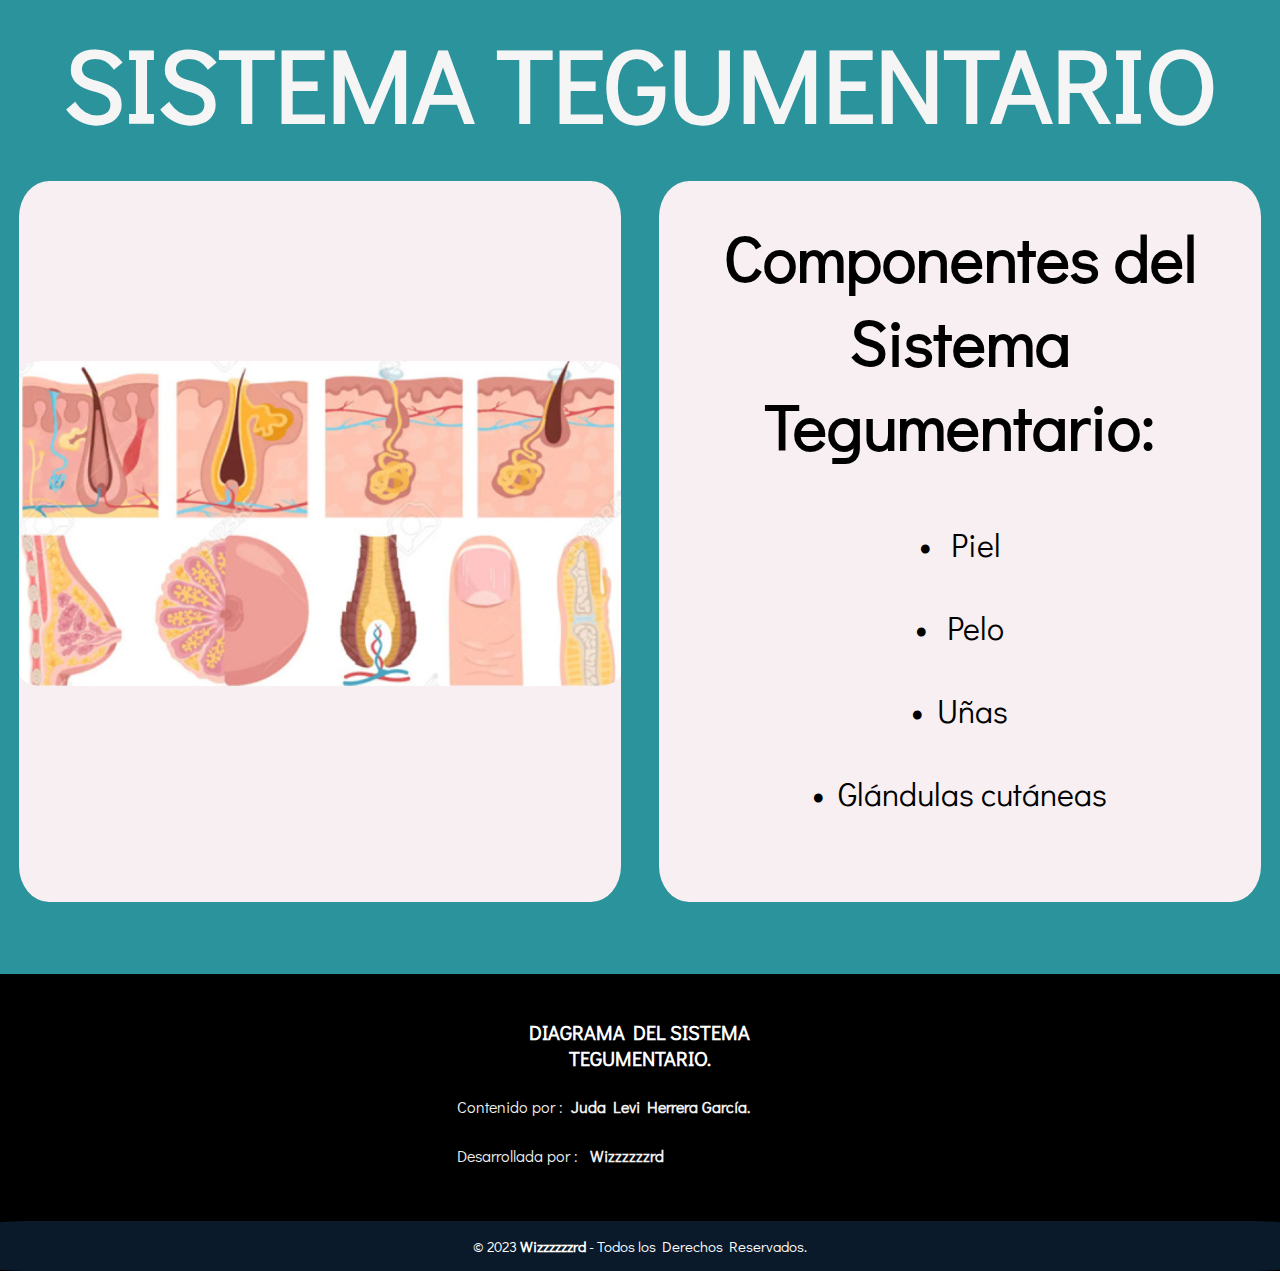
<file: juda-sistema-teguementario/index.html>
<!DOCTYPE html>
<html lang="en">
<head>
    <meta charset="UTF-8">
    <meta http-equiv="X-UA-Compatible" content="IE=edge">
    <meta name="viewport" content="width=device-width, initial-scale=1.0">
    <!-- LINK CSS INDEX -->
    <link rel="stylesheet" href="css/index.css">
    <!-- LINK API DE FUENTE GOOGLE -->
    <link rel="preconnect" href="https://fonts.googleapis.com">
    <link rel="preconnect" href="https://fonts.gstatic.com" crossorigin>
    <link href="https://fonts.googleapis.com/css2?family=Didact+Gothic&display=swap" rel="stylesheet">
    <title>Document</title>
</head>
<body>
    <!--SISTEMA NERVIOSO-->
    <h1 class="title-principal">SISTEMA TEGUMENTARIO</h1>
    <div class="contTwo" >
        <div class="boxTwo" style="background-color: #F7EFF2;">
                <figure class="cont-img" style="margin-top: 30%; margin-bottom: 30%;">
                    <img src="imagenes/teguementario.png" alt="">
                </figure>
                <br><br>
        </div>
        <div class="boxTwo" style="background-color:#F7EFF2;">
            <div class="cont-text"><br>
                <h2 class="title" style="font-size: 4rem;">Componentes del Sistema Tegumentario:</h2><br> 
                <br>
                <a href="piel.html"><p class="para" style="text-align: center; font-size: 2em;"><b>•</b>&nbsp;&nbsp;Piel</p></a><br>
                <a href="pelo.html"><p class="para" style="text-align: center; font-size: 2em;"><b>•</b>&nbsp;&nbsp;Pelo</p></a><br>
                <a href="unas.html"><p class="para" style="text-align: center; font-size: 2em;"><b>•</b>&nbsp;&nbsp;Uñas</p></a><br>
                <a href="glandulasCutaneas.html"><p class="para" style="text-align: center; font-size: 2em;"><b>•</b>&nbsp;&nbsp;Glándulas cutáneas</p></a><br>
            </div>
        </div>
    </div>

</body>
     <!-- FOOTER -->
     <br><br><br>
     <footer class="pie-pagina" id="pie" style="background-color: rgb(0, 0, 0);">
        <div class="grupo-1">
            <div class="box-footer">
             
            </div>
            <div class="box-footer">
                <h2 style="font-family: 'Didact Gothic', sans-serif;">DIAGRAMA DEL SISTEMA TEGUMENTARIO.</h2>
                <p style="font-family: 'Didact Gothic', sans-serif;" >Contenido por :&nbsp;&nbsp;<b>Juda Levi Herrera García.</b></p>
                <a href="https://www.instagram.com/wizzzzzzrd/?igshid=ZDdkNTZiNTM%3D">
                  <p style="font-family: 'Didact Gothic', sans-serif;">Desarrollada por :&nbsp;&nbsp;<b><i class="fa-solid fa-microchip"></i>&nbsp;Wizzzzzzrd</b></p>
                </a>
            </div>
        </div>
        <div class="grupo-2">
            <small>&copy; 2023 <b>Wizzzzzzrd</b> - Todos los Derechos Reservados.</small>
        </div>
    </footer>
    
    <!-- ESTILOS AGREGADOS -->
    <style>
        a{
            text-decoration:none;            
        }
    </style>
    <div id="pie"></div>
</html>
    
</body>
</html>
</file>
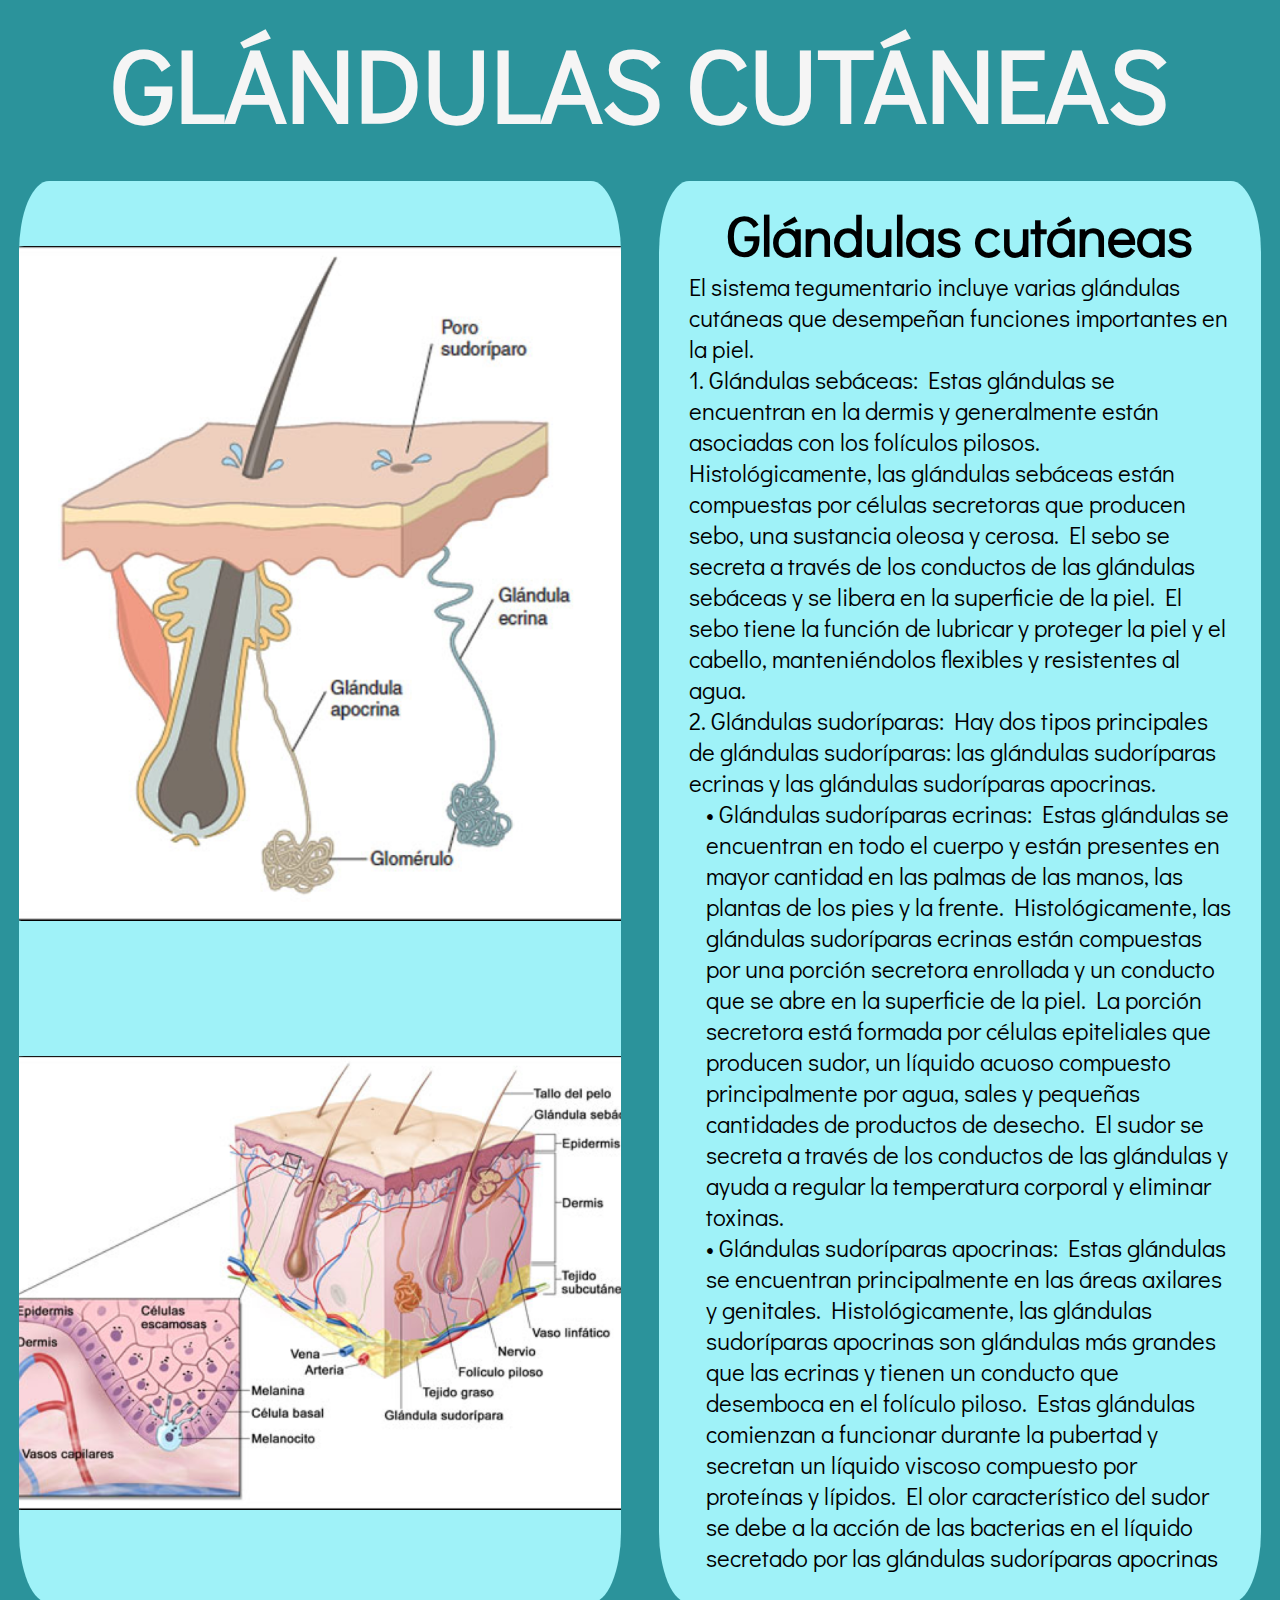
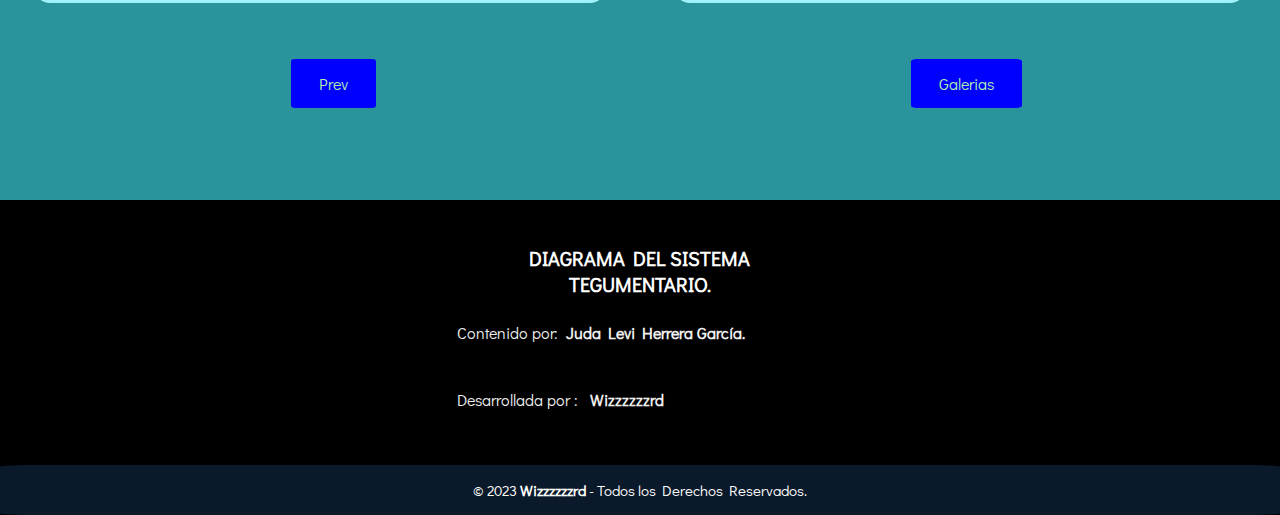
<file: juda-sistema-teguementario/glandulasCutaneas.html>
<!DOCTYPE html>
<html lang="en">
<head>
    <meta charset="UTF-8">
    <meta http-equiv="X-UA-Compatible" content="IE=edge">
    <meta name="viewport" content="width=device-width, initial-scale=1.0">
     <!-- LINK CSS INDEX -->
     <link rel="stylesheet" href="css/index.css">
     <!-- LINK API DE FUENTE GOOGLE -->
     <link rel="preconnect" href="https://fonts.googleapis.com">
     <link rel="preconnect" href="https://fonts.gstatic.com" crossorigin>
     <link href="https://fonts.googleapis.com/css2?family=Didact+Gothic&display=swap" rel="stylesheet">
    <title>Document</title>
</head>
<body>
    <!--GLANDULAS CUTANEAS-->
    <h1 class="title-principal">GLÁNDULAS CUTÁNEAS</h1>
    <div class="contTwo">
        <div class="boxTwo" style="background-color: #9FF2F8;">
            <figure class="cont-img">
		<a href="glandulasCutaneasGaleria.html">
                <img src="imagenes/glandulasCuteanas2/11.png" alt="" style="margin-top: 10%; margin-bottom: 10%">
		</a>
            </figure>
            <figure class="cont-img">
                <a href="glandulasCutaneasGaleria.html">
                        <img src="imagenes/glandulasCuteanas2/22.png" alt="" style="margin-top: 10%; margin-bottom: 10%">
                </a>
                    </figure>
        </div>
        <div class="boxTwo" style="background-color: #9FF2F8;">
            <div class="cont-text">
                <h2 class="title">Glándulas cutáneas</h2>
                <p class="para">El sistema tegumentario incluye varias glándulas cutáneas que desempeñan funciones importantes en la piel.</p>
                <p class="para">1.	Glándulas sebáceas: Estas glándulas se encuentran en la dermis y generalmente están asociadas con los folículos pilosos. Histológicamente, las glándulas sebáceas están compuestas por células secretoras que producen sebo, una sustancia oleosa y cerosa. El sebo se secreta a través de los conductos de las glándulas sebáceas y se libera en la superficie de la piel. El sebo tiene la función de lubricar y proteger la piel y el cabello, manteniéndolos flexibles y resistentes al agua.</p>
                <p class="para">2.	Glándulas sudoríparas: Hay dos tipos principales de glándulas sudoríparas: las glándulas sudoríparas ecrinas y las glándulas sudoríparas apocrinas.</p>
                <p class="para" style="margin-left: 3%;">• Glándulas sudoríparas ecrinas: Estas glándulas se encuentran en todo el cuerpo y están presentes en mayor cantidad en las palmas de las manos, las plantas de los pies y la frente. Histológicamente, las glándulas sudoríparas ecrinas están compuestas por una porción secretora enrollada y un conducto que se abre en la superficie de la piel. La porción secretora está formada por células epiteliales que producen sudor, un líquido acuoso compuesto principalmente por agua, sales y pequeñas cantidades de productos de desecho. El sudor se secreta a través de los conductos de las glándulas y ayuda a regular la temperatura corporal y eliminar toxinas.</p>
                <p class="para" style="margin-left: 3%;">• Glándulas sudoríparas apocrinas: Estas glándulas se encuentran principalmente en las áreas axilares y genitales. Histológicamente, las glándulas sudoríparas apocrinas son glándulas más grandes que las ecrinas y tienen un conducto que desemboca en el folículo piloso. Estas glándulas comienzan a funcionar durante la pubertad y secretan un líquido viscoso compuesto por proteínas y lípidos. El olor característico del sudor se debe a la acción de las bacterias en el líquido secretado por las glándulas sudoríparas apocrinas</p>
            </div>
        </div>
    </div>    
</body>
 <!--BOTONES-->
 <div class="contOne" style="background-color: #2B939B">
    <div class="boxOne">
        <div class="contTwo">
            <div class="boxTwo" style="background-color: #2B939B">
                <div class="button" style="background-color: #2B939B">
                    <li><a href="index.html">Prev</a>
                </div>
            </div>
            <div class="boxTwo" style="background-color: #2B939B">
                <div class="button" style="background-color: #2B939B">
                    <li><a href="pielGaleria.html">Galerias</a>
                </div>
            </div>
        </div>
    </div>
</div>
 <!-- FOOTER -->
 <br><br><br>
 <footer class="pie-pagina" id="pie" style="background-color: rgb(0, 0, 0);">
    <div class="grupo-1">
        <div class="box-footer">
         
        </div>
        <div class="box-footer">
            <h2 style="font-family: 'Didact Gothic', sans-serif;">DIAGRAMA DEL SISTEMA TEGUMENTARIO.</h2>
            <p style="font-family: 'Didact Gothic', sans-serif;" >Contenido por:&nbsp;&nbsp;<b>Juda Levi Herrera García.</b></p>
            <br>
            <a href="https://www.instagram.com/wizzzzzzrd/?igshid=ZDdkNTZiNTM%3D">
              <p style="font-family: 'Didact Gothic', sans-serif;">Desarrollada por :&nbsp;&nbsp;<b><i class="fa-solid fa-microchip"></i>&nbsp;Wizzzzzzrd</b></p>
            </a>
        </div>
    </div>
    <div class="grupo-2">
        <small>&copy; 2023 <b>Wizzzzzzrd</b> - Todos los Derechos Reservados.</small>
    </div>
</footer>

<!-- ESTILOS AGREGADOS -->
<style>
    a{
        text-decoration:none;            
    }
</style>
<div id="pie"></div>
</html>
</file>
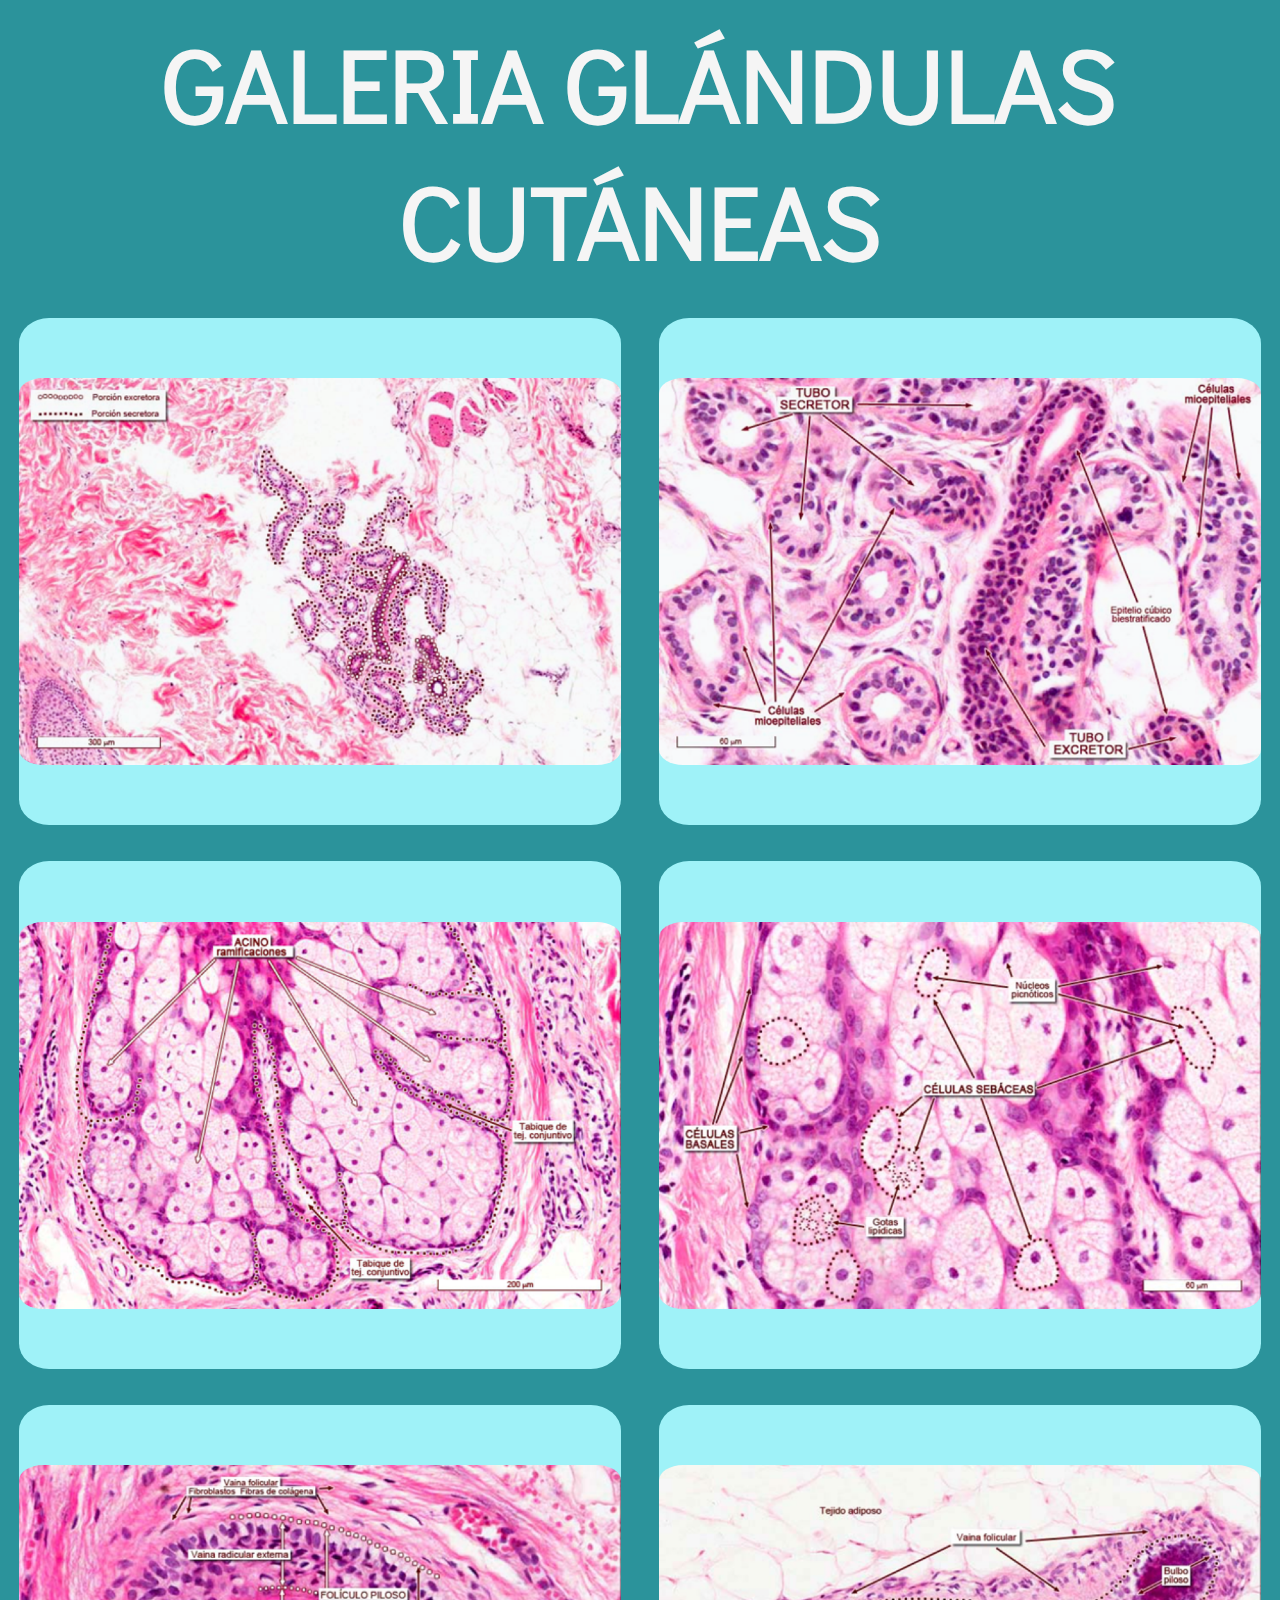
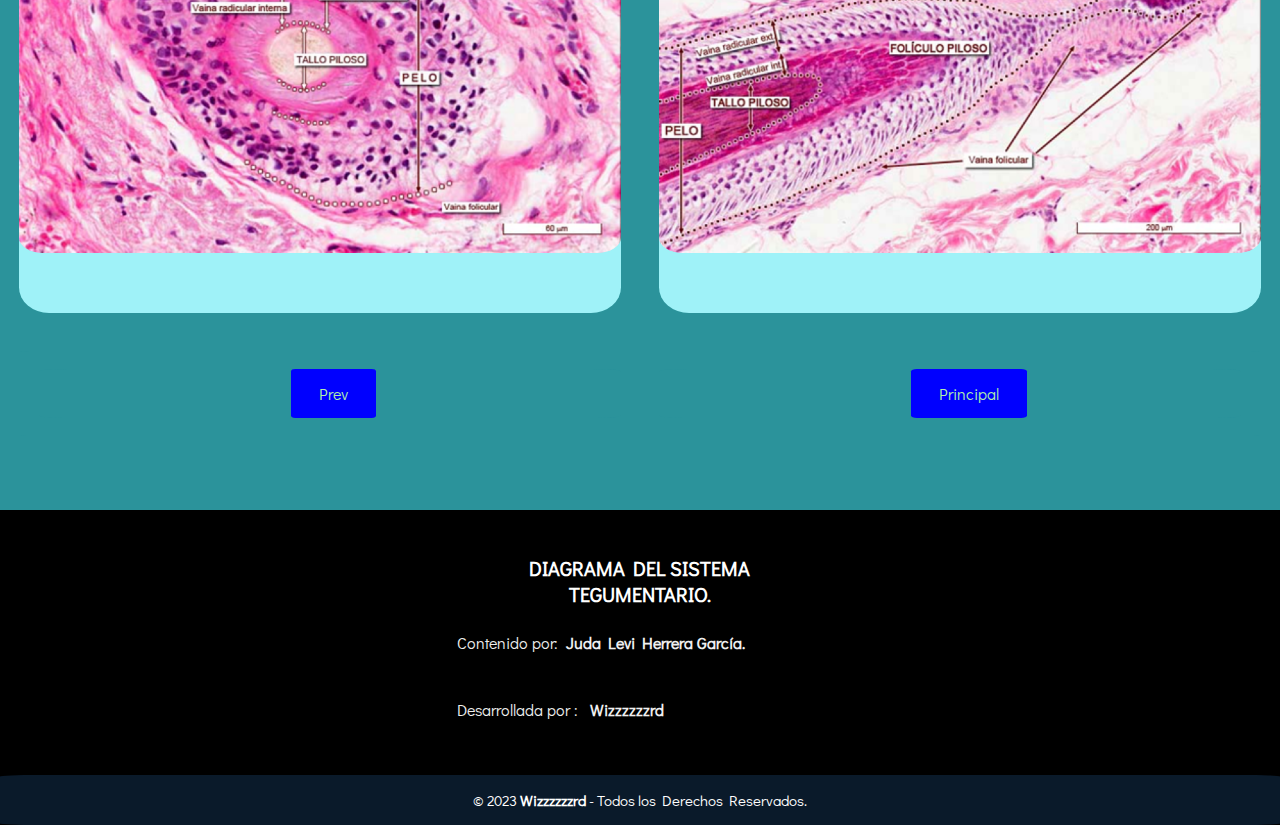
<file: juda-sistema-teguementario/glandulasCutaneasGaleria.html>
<!DOCTYPE html>
<html lang="en">
<head>
    <meta charset="UTF-8">
    <meta http-equiv="X-UA-Compatible" content="IE=edge">
    <meta name="viewport" content="width=device-width, initial-scale=1.0">
    <!-- LINK CSS INDEX -->
    <link rel="stylesheet" href="css/index.css">
    <!-- LINK API DE FUENTE GOOGLE -->
    <link rel="preconnect" href="https://fonts.googleapis.com">
    <link rel="preconnect" href="https://fonts.gstatic.com" crossorigin>
    <link href="https://fonts.googleapis.com/css2?family=Didact+Gothic&display=swap" rel="stylesheet">
    <title>Document</title>
</head>
<body>
    <!--GALERIA PIEL-->
    <h1 class="title-principal">GALERIA GLÁNDULAS CUTÁNEAS</h1>
    <div class="contTwo">
        <div class="boxTwo">
            <figure class="cont-img" style="background-color: #9FF2F8;">
                <img src="imagenes/glandulasCutaneasGaleria/11.png" alt="" style="margin-top: 10%; margin-bottom: 10%">
            </figure>
        </div>
        <div class="boxTwo">
            <figure class="cont-img" style="background-color: #9FF2F8;">
                <img src="imagenes/glandulasCutaneasGaleria/22.png" alt="" style="margin-top: 10%; margin-bottom: 10%">
            </figure>
        </div>
        <div class="boxTwo">
            <figure class="cont-img" style="background-color: #9FF2F8;">
                <img src="imagenes/glandulasCutaneasGaleria/33.png" alt="" style="margin-top: 10%; margin-bottom: 10%">
            </figure>
        </div>
        <div class="boxTwo">
            <figure class="cont-img" style="background-color: #9FF2F8;">
                <img src="imagenes/glandulasCutaneasGaleria/44.png" alt="" style="margin-top: 10%; margin-bottom: 10%">
            </figure>
        </div>
        <div class="boxTwo">
            <figure class="cont-img" style="background-color: #9FF2F8;">
                <img src="imagenes/glandulasCutaneasGaleria/55.png" alt="" style="margin-top: 10%; margin-bottom: 10%">
            </figure>
        </div>
        <div class="boxTwo">
            <figure class="cont-img" style="background-color: #9FF2F8;">
                <img src="imagenes/glandulasCutaneasGaleria/66.png" alt="" style="margin-top: 10%; margin-bottom: 10%">
            </figure>
        </div>
</div>
 <!--BOTONES-->
 <div class="contOne" style="background-color: #2B939B">
    <div class="boxOne">
        <div class="contTwo">
            <div class="boxTwo" style="background-color: #2B939B">
                <div class="button" style="background-color: #2B939B">
                    <li><a href="glandulasCutaneas.html">Prev</a>
                </div>
            </div>
            <div class="boxTwo" style="background-color: #2B939B">
                <div class="button" style="background-color: #2B939B">
                    <li><a href="index.html">Principal</a>
                </div>
            </div>
        </div>
    </div>
</div>
    
</body>
 <!-- FOOTER -->
 <br><br><br>
 <footer class="pie-pagina" id="pie" style="background-color: rgb(0, 0, 0);">
    <div class="grupo-1">
        <div class="box-footer">
         
        </div>
        <div class="box-footer">
            <h2 style="font-family: 'Didact Gothic', sans-serif;">DIAGRAMA DEL SISTEMA TEGUMENTARIO.</h2>
            <p style="font-family: 'Didact Gothic', sans-serif;" >Contenido por:&nbsp;&nbsp;<b>Juda Levi Herrera García.</b></p>
            <br>
            <a href="https://www.instagram.com/wizzzzzzrd/?igshid=ZDdkNTZiNTM%3D">
              <p style="font-family: 'Didact Gothic', sans-serif;">Desarrollada por :&nbsp;&nbsp;<b><i class="fa-solid fa-microchip"></i>&nbsp;Wizzzzzzrd</b></p>
            </a>
        </div>
    </div>
    <div class="grupo-2">
        <small>&copy; 2023 <b>Wizzzzzzrd</b> - Todos los Derechos Reservados.</small>
    </div>
</footer>

<!-- ESTILOS AGREGADOS -->
<style>
    a{
        text-decoration:none;            
    }
</style>
<div id="pie"></div>
</html>
</file>
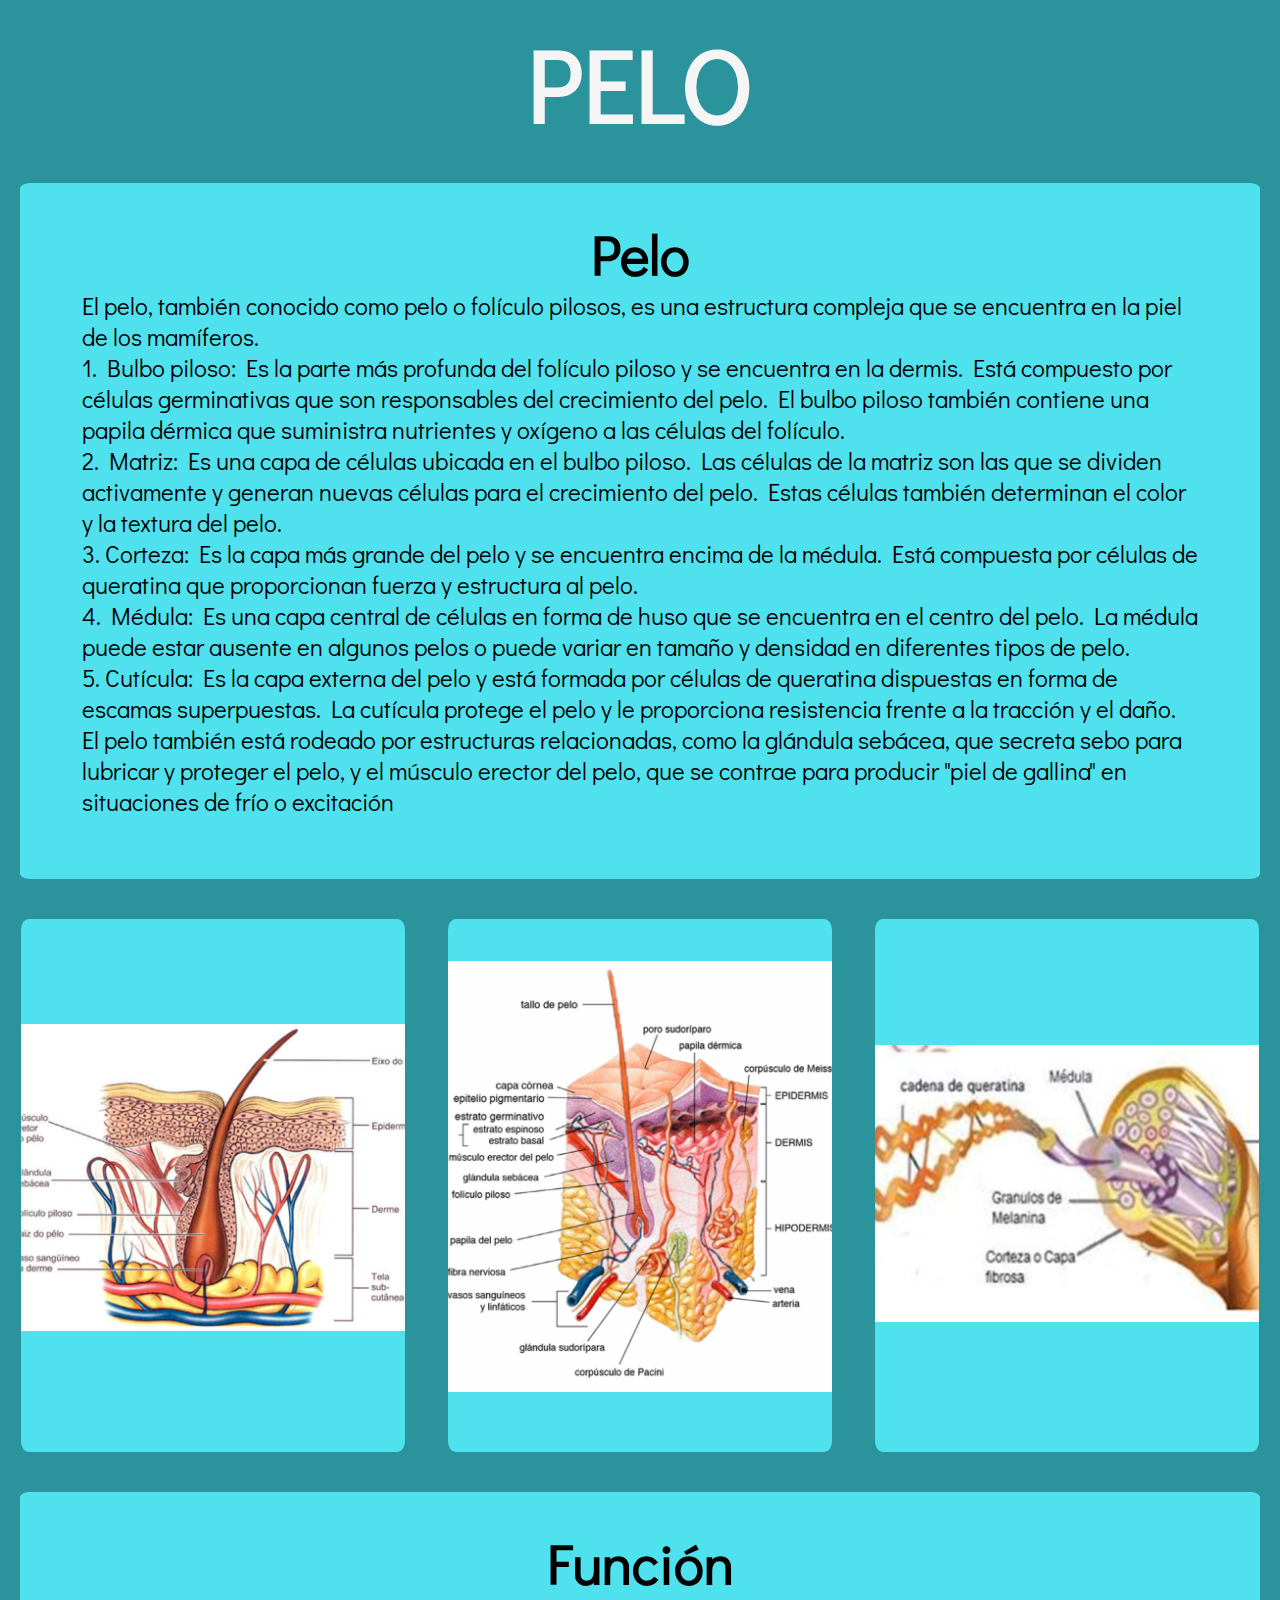
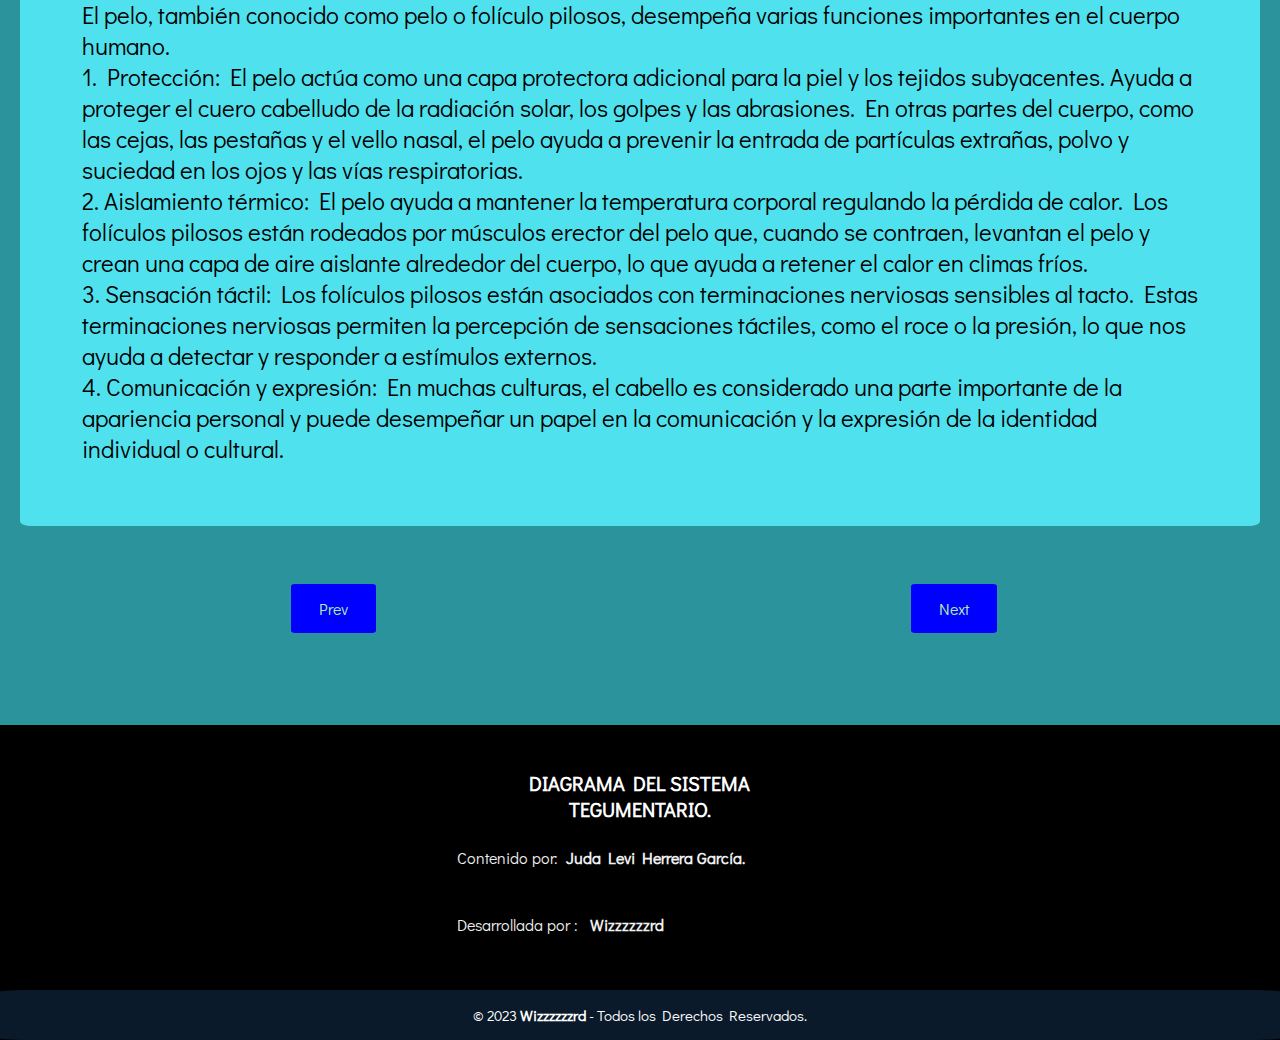
<file: juda-sistema-teguementario/pelo.html>
<!DOCTYPE html>
<html lang="en">
<head>
    <meta charset="UTF-8">
    <meta http-equiv="X-UA-Compatible" content="IE=edge">
    <meta name="viewport" content="width=device-width, initial-scale=1.0">
    <!-- LINK CSS INDEX -->
    <link rel="stylesheet" href="css/index.css">
    <!-- LINK API DE FUENTE GOOGLE -->
    <link rel="preconnect" href="https://fonts.googleapis.com">
    <link rel="preconnect" href="https://fonts.gstatic.com" crossorigin>
    <link href="https://fonts.googleapis.com/css2?family=Didact+Gothic&display=swap" rel="stylesheet">
    <title>Document</title>
</head>
<body>
    <!--PELO-->
    <h1 class="title-principal">PELO</h1>
<div class="contOne" style="margin-top: 0%;">
        <div class="boxOne" style="background-color: #4FE2EE;">
            <div class="cont-text">
                <h2 class="title">Pelo</h2>
                <p class="para">El pelo, también conocido como pelo o folículo pilosos, es una estructura compleja que se encuentra en la piel de los mamíferos.</p>
                <p class="para">1.	Bulbo piloso: Es la parte más profunda del folículo piloso y se encuentra en la dermis. Está compuesto por células germinativas que son responsables del crecimiento del pelo. El bulbo piloso también contiene una papila dérmica que suministra nutrientes y oxígeno a las células del folículo.</p>
                <p class="para">2.	Matriz: Es una capa de células ubicada en el bulbo piloso. Las células de la matriz son las que se dividen activamente y generan nuevas células para el crecimiento del pelo. Estas células también determinan el color y la textura del pelo.</p>
                <p class="para">3.	Corteza: Es la capa más grande del pelo y se encuentra encima de la médula. Está compuesta por células de queratina que proporcionan fuerza y estructura al pelo.</p>
                <p class="para">4.	Médula: Es una capa central de células en forma de huso que se encuentra en el centro del pelo. La médula puede estar ausente en algunos pelos o puede variar en tamaño y densidad en diferentes tipos de pelo.</p>
                <p class="para">5.	Cutícula: Es la capa externa del pelo y está formada por células de queratina dispuestas en forma de escamas superpuestas. La cutícula protege el pelo y le proporciona resistencia frente a la tracción y el daño.</p>
                <p class="para">El pelo también está rodeado por estructuras relacionadas, como la glándula sebácea, que secreta sebo para lubricar y proteger el pelo, y el músculo erector del pelo, que se contrae para producir "piel de gallina" en situaciones de frío o excitación</p>
            </div>
        </div>
    </div>
    <div class="contThree">
        <div class="boxThree" style="background-color: #4FE2EE;">
            <figure class="cont-img">
		<a href="peloGaleria.html">
                <img src="imagenes/pelo3/11.png" alt="" style="margin-top: 25%;  margin-bottom: 25%;">
		</a>
            </figure>
        </div>
        <div class="boxThree" style="background-color: #4FE2EE;">
            <figure class="cont-img">
		<a href="peloGaleria.html">
                <img src="imagenes/pelo3/33.png" alt="" style="margin-top: 10%;  margin-bottom: 10%;">
		</a>
            </figure>
        </div>
        <div class="boxThree" style="background-color: #4FE2EE;">
            <figure class="cont-img">	
		<a href="peloGaleria.html">
                <img src="imagenes/pelo3/22.png" alt="" style="margin-top: 30%;  margin-bottom: 30%;">
		</a>
            </figure>
        </div>
    </div>  
    <div class="contOne">
        <div class="boxOne" style="background-color: #4FE2EE;">
            <div class="cont-text">
                <h2 class="title">Función</h2>
                <p class="para">El pelo, también conocido como pelo o folículo pilosos, desempeña varias funciones importantes en el cuerpo humano.</p>
                <p class="para">1.	Protección: El pelo actúa como una capa protectora adicional para la piel y los tejidos subyacentes. Ayuda a proteger el cuero cabelludo de la radiación solar, los golpes y las abrasiones. En otras partes del cuerpo, como las cejas, las pestañas y el vello nasal, el pelo ayuda a prevenir la entrada de partículas extrañas, polvo y suciedad en los ojos y las vías respiratorias.</p>
                <p class="para">2.	Aislamiento térmico: El pelo ayuda a mantener la temperatura corporal regulando la pérdida de calor. Los folículos pilosos están rodeados por músculos erector del pelo que, cuando se contraen, levantan el pelo y crean una capa de aire aislante alrededor del cuerpo, lo que ayuda a retener el calor en climas fríos.</p>
                <p class="para">3.	Sensación táctil: Los folículos pilosos están asociados con terminaciones nerviosas sensibles al tacto. Estas terminaciones nerviosas permiten la percepción de sensaciones táctiles, como el roce o la presión, lo que nos ayuda a detectar y responder a estímulos externos.</p>
		        <p class="para">4.	Comunicación y expresión: En muchas culturas, el cabello es considerado una parte importante de la apariencia personal y puede desempeñar un papel en la comunicación y la expresión de la identidad individual o cultural.
            </p>
            </div>
        </div> 
    </div> 
       <!--BOTONES-->
       <div class="contOne" style="background-color: #2B939B">
        <div class="boxOne">
            <div class="contTwo">
                <div class="boxTwo" style="background-color: #2B939B">
                    <div class="button" style="background-color: #2B939B">
                        <li><a href="index.html">Prev</a>
                    </div>
                </div>
                <div class="boxTwo" style="background-color: #2B939B">
                    <div class="button" style="background-color: #2B939B">
                        <li><a href="unas.html">Next</a>
                    </div>
                </div>
            </div>
        </div>
    </div>
    
</body>
<!-- FOOTER -->
<br><br><br>
<footer class="pie-pagina" id="pie" style="background-color: rgb(0, 0, 0);">
   <div class="grupo-1">
       <div class="box-footer">
        
       </div>
       <div class="box-footer">
           <h2 style="font-family: 'Didact Gothic', sans-serif;">DIAGRAMA DEL SISTEMA TEGUMENTARIO.</h2>
           <p style="font-family: 'Didact Gothic', sans-serif;" >Contenido por:&nbsp;&nbsp;<b>Juda Levi Herrera García.</b></p>
           <br>
           <a href="https://www.instagram.com/wizzzzzzrd/?igshid=ZDdkNTZiNTM%3D">
             <p style="font-family: 'Didact Gothic', sans-serif;">Desarrollada por :&nbsp;&nbsp;<b><i class="fa-solid fa-microchip"></i>&nbsp;Wizzzzzzrd</b></p>
           </a>
       </div>
   </div>
   <div class="grupo-2">
       <small>&copy; 2023 <b>Wizzzzzzrd</b> - Todos los Derechos Reservados.</small>
   </div>
</footer>

<!-- ESTILOS AGREGADOS -->
<style>
   a{
       text-decoration:none;            
   }
</style>
<div id="pie"></div>
</html>
</file>
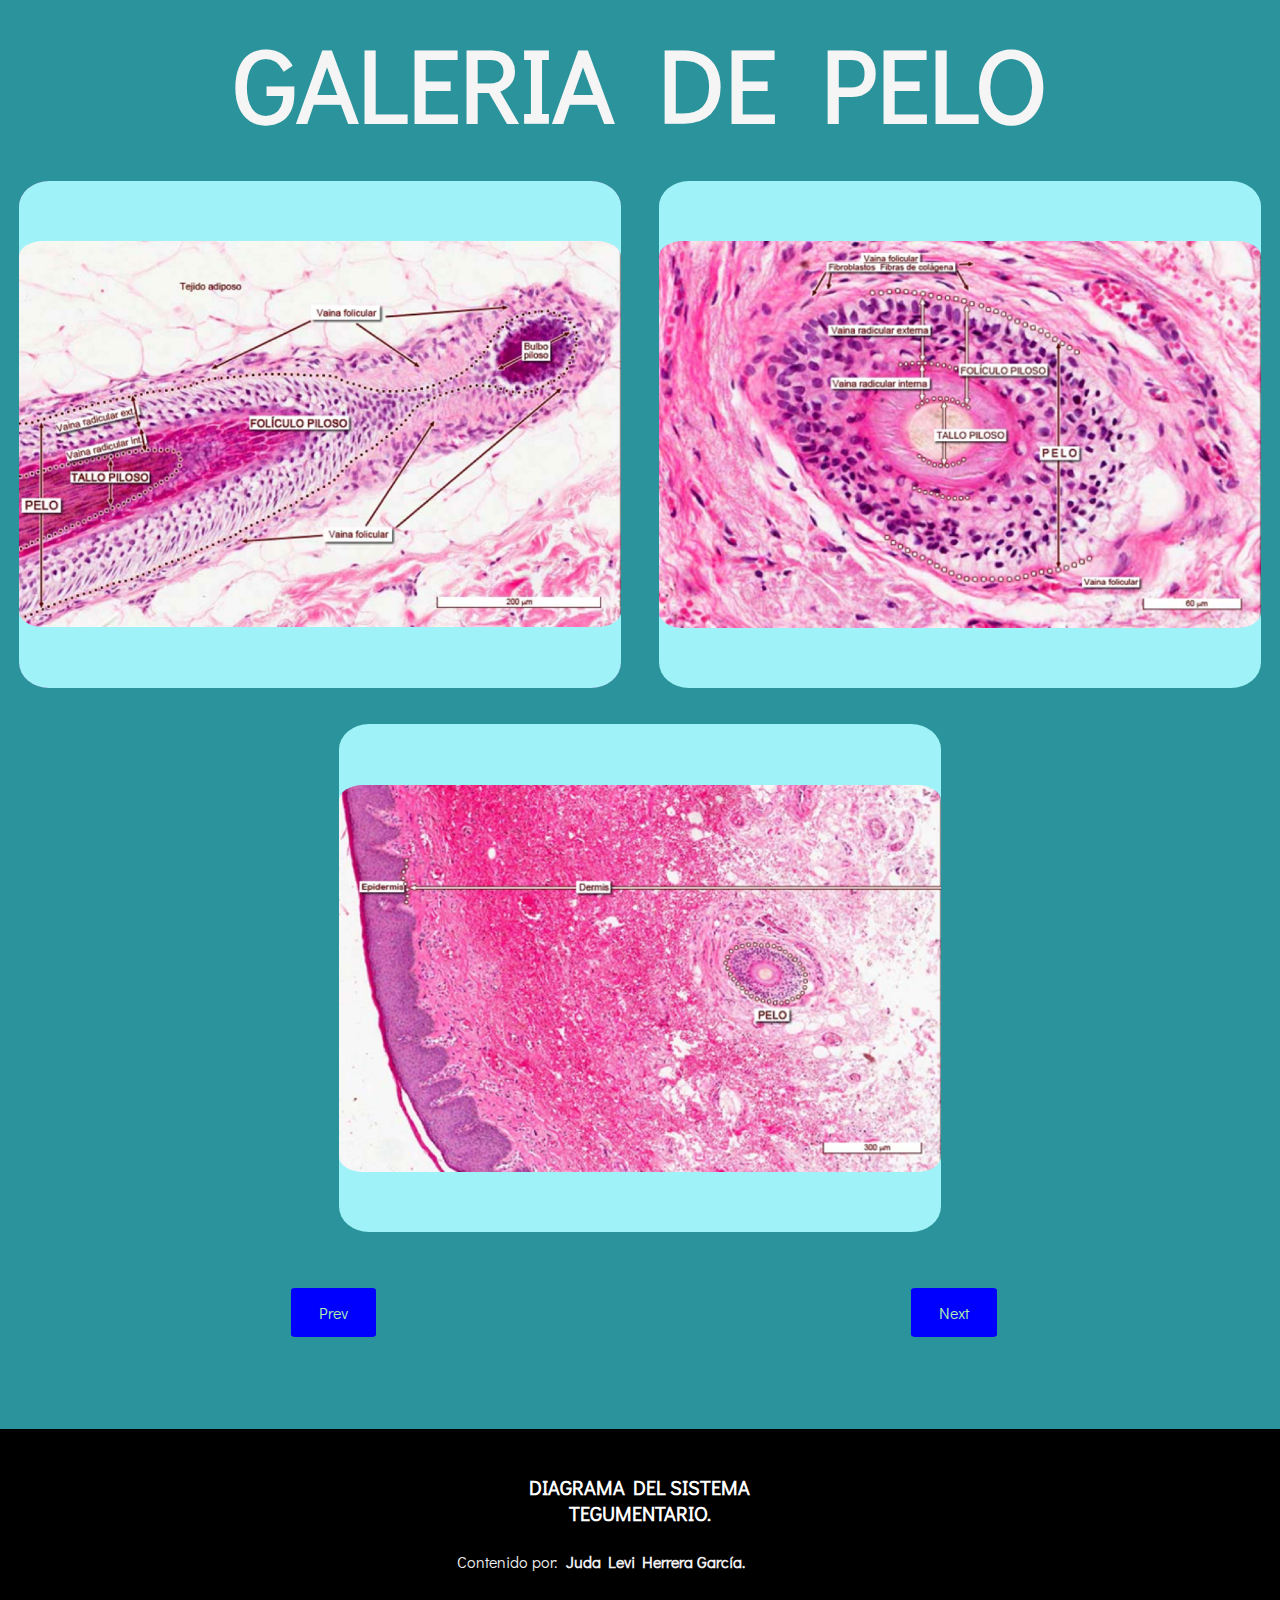
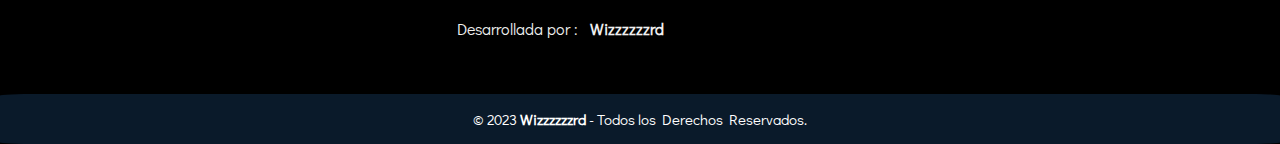
<file: juda-sistema-teguementario/peloGaleria.html>
<!DOCTYPE html>
<html lang="en">
<head>
    <meta charset="UTF-8">
    <meta http-equiv="X-UA-Compatible" content="IE=edge">
    <meta name="viewport" content="width=device-width, initial-scale=1.0">
    <!-- LINK CSS INDEX -->
    <link rel="stylesheet" href="css/index.css">
    <!-- LINK API DE FUENTE GOOGLE -->
    <link rel="preconnect" href="https://fonts.googleapis.com">
    <link rel="preconnect" href="https://fonts.gstatic.com" crossorigin>
    <link href="https://fonts.googleapis.com/css2?family=Didact+Gothic&display=swap" rel="stylesheet">
    <title>Document</title>
</head>
<body>
    <!--GALERIA PIEL-->
    <h1 class="title-principal">GALERIA DE PELO</h1>
    <div class="contTwo">
        <div class="boxTwo">
            <figure class="cont-img" style="background-color: #9FF2F8;">
                <img src="imagenes/peloGaleria/11.png" alt="" style="margin-top: 10%; margin-bottom: 10%">
            </figure>
        </div>
        <div class="boxTwo">
            <figure class="cont-img" style="background-color: #9FF2F8;">
                <img src="imagenes/peloGaleria/22.png" alt="" style="margin-top: 10%; margin-bottom: 10%">
            </figure>
        </div>
        <div class="boxTwo">
            <figure class="cont-img" style="background-color: #9FF2F8;">
                <img src="imagenes/peloGaleria/33.png" alt="" style="margin-top: 10%; margin-bottom: 10%">
            </figure>
        </div>
</div>
 <!--BOTONES-->
 <div class="contOne" style="background-color: #2B939B">
    <div class="boxOne">
        <div class="contTwo">
            <div class="boxTwo" style="background-color: #2B939B">
                <div class="button" style="background-color: #2B939B">
                    <li><a href="pelo.html">Prev</a>
                </div>
            </div>
            <div class="boxTwo" style="background-color: #2B939B">
                <div class="button" style="background-color: #2B939B">
                    <li><a href="glandulasCutaneasGaleria.html">Next</a>
                </div>
            </div>
        </div>
    </div>
</div>
    
</body>
 <!-- FOOTER -->
 <br><br><br>
 <footer class="pie-pagina" id="pie" style="background-color: rgb(0, 0, 0);">
    <div class="grupo-1">
        <div class="box-footer">
         
        </div>
        <div class="box-footer">
            <h2 style="font-family: 'Didact Gothic', sans-serif;">DIAGRAMA DEL SISTEMA TEGUMENTARIO.</h2>
            <p style="font-family: 'Didact Gothic', sans-serif;" >Contenido por:&nbsp;&nbsp;<b>Juda Levi Herrera García.</b></p>
            <br>
            <a href="https://www.instagram.com/wizzzzzzrd/?igshid=ZDdkNTZiNTM%3D">
              <p style="font-family: 'Didact Gothic', sans-serif;">Desarrollada por :&nbsp;&nbsp;<b><i class="fa-solid fa-microchip"></i>&nbsp;Wizzzzzzrd</b></p>
            </a>
        </div>
    </div>
    <div class="grupo-2">
        <small>&copy; 2023 <b>Wizzzzzzrd</b> - Todos los Derechos Reservados.</small>
    </div>
</footer>

<!-- ESTILOS AGREGADOS -->
<style>
    a{
        text-decoration:none;            
    }
</style>
<div id="pie"></div>
</html>
</file>
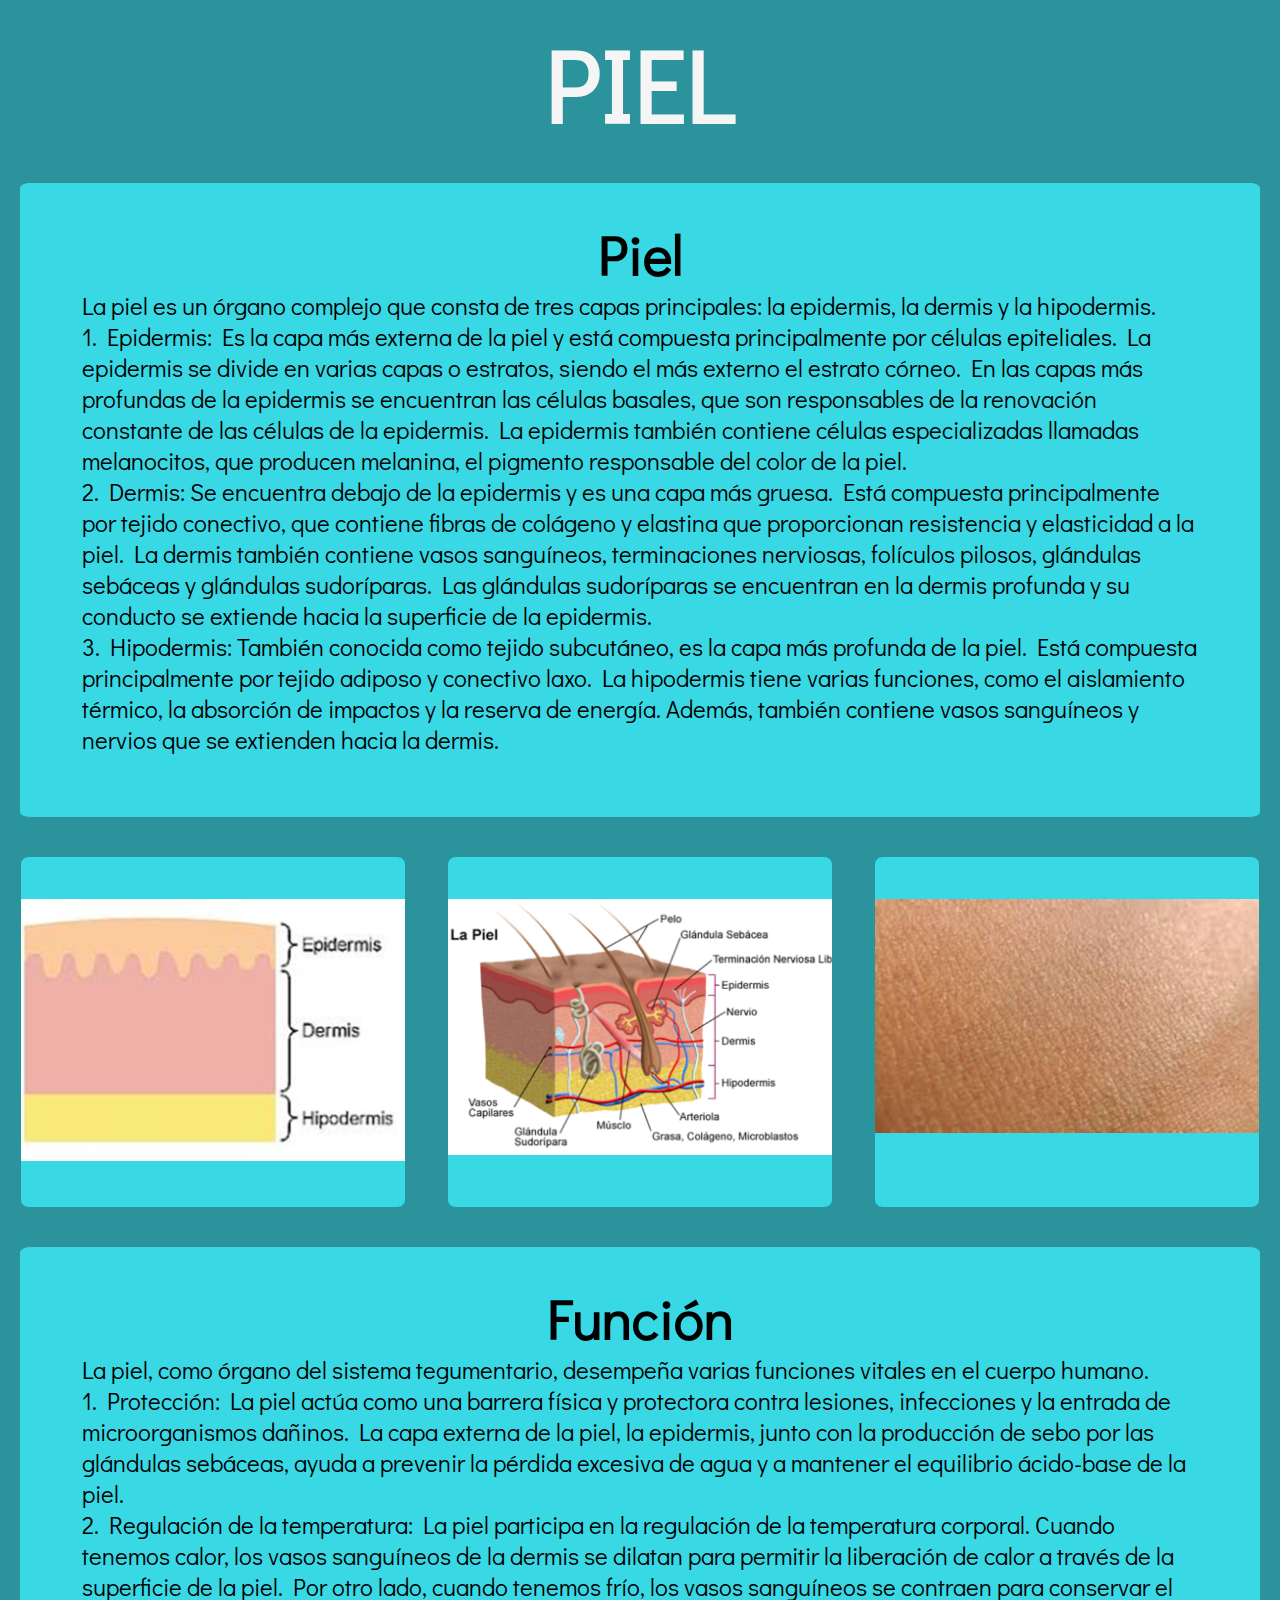
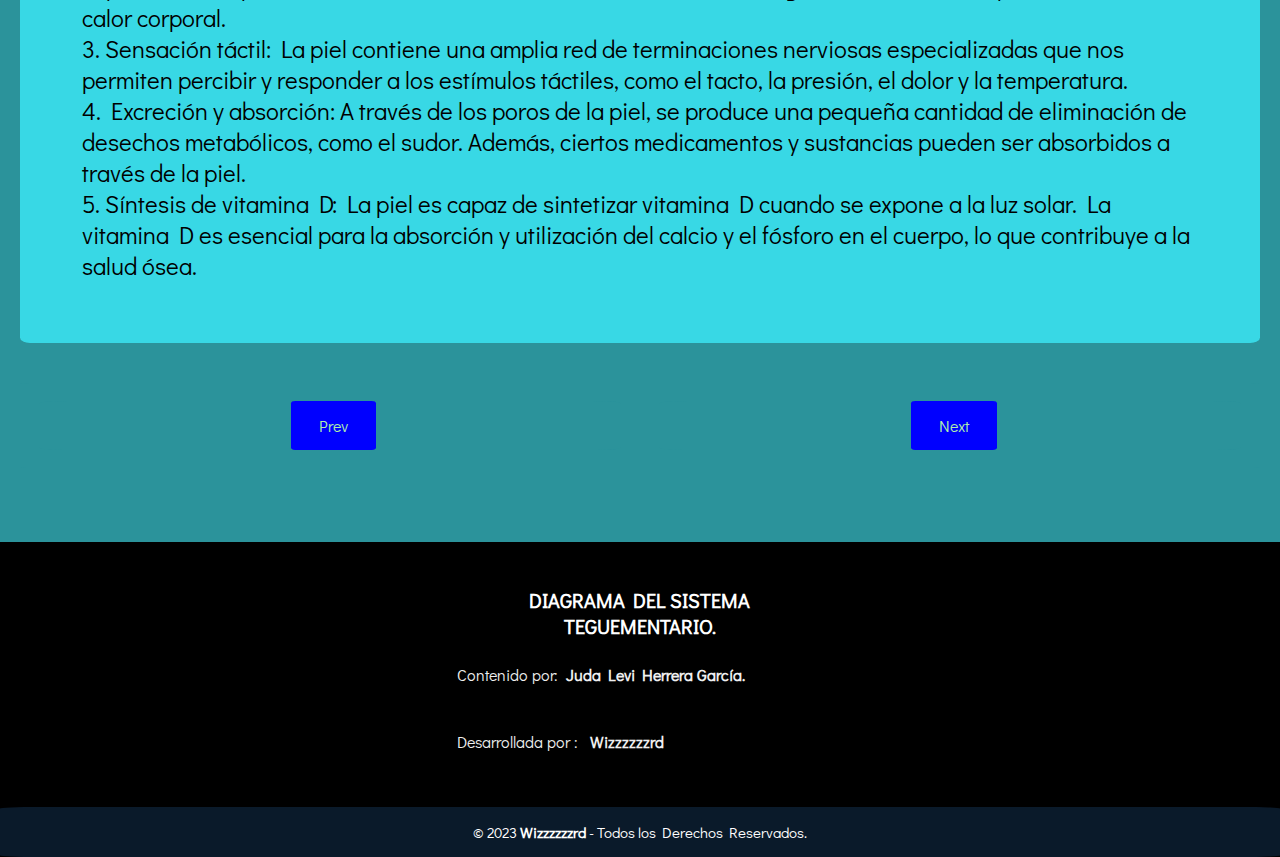
<file: juda-sistema-teguementario/piel.html>
<!DOCTYPE html>
<html lang="en">
<head>
    <meta charset="UTF-8">
    <meta http-equiv="X-UA-Compatible" content="IE=edge">
    <meta name="viewport" content="width=device-width, initial-scale=1.0">
    <!-- LINK CSS INDEX -->
    <link rel="stylesheet" href="css/index.css">
    <!-- LINK API DE FUENTE GOOGLE -->
    <link rel="preconnect" href="https://fonts.googleapis.com">
    <link rel="preconnect" href="https://fonts.gstatic.com" crossorigin>
    <link href="https://fonts.googleapis.com/css2?family=Didact+Gothic&display=swap" rel="stylesheet">
    <title>Document</title>
</head>
<body>
    <!--INFORMACION DE PIEL-->
    <h1 class="title-principal">PIEL</h1>
<div class="contOne" style="margin-top: 0%;">
        <div class="boxOne" style="background-color: #38D8E5;">
            <div class="cont-text">
                <h2 class="title">Piel</h2>
                <p class="para">La piel es un órgano complejo que consta de tres capas principales: la epidermis, la dermis y la hipodermis. </p>
                <p class="para">1.	Epidermis: Es la capa más externa de la piel y está compuesta principalmente por células epiteliales. La epidermis se divide en varias capas o estratos, siendo el más externo el estrato córneo. En las capas más profundas de la epidermis se encuentran las células basales, que son responsables de la renovación constante de las células de la epidermis. La epidermis también contiene células especializadas llamadas melanocitos, que producen melanina, el pigmento responsable del color de la piel.</p>
                <p class="para">2.	Dermis: Se encuentra debajo de la epidermis y es una capa más gruesa. Está compuesta principalmente por tejido conectivo, que contiene fibras de colágeno y elastina que proporcionan resistencia y elasticidad a la piel. La dermis también contiene vasos sanguíneos, terminaciones nerviosas, folículos pilosos, glándulas sebáceas y glándulas sudoríparas. Las glándulas sudoríparas se encuentran en la dermis profunda y su conducto se extiende hacia la superficie de la epidermis.                              </p>
                <p class="para">3.	Hipodermis: También conocida como tejido subcutáneo, es la capa más profunda de la piel. Está compuesta principalmente por tejido adiposo y conectivo laxo. La hipodermis tiene varias funciones, como el aislamiento térmico, la absorción de impactos y la reserva de energía. Además, también contiene vasos sanguíneos y nervios que se extienden hacia la dermis.</p>
            </div>
        </div>
    </div>
    <div class="contThree">
        <div class="boxThree" style="background-color: #38D8E5;">
            <figure class="cont-img">
		<a href="pielGaleria.html">
                <img src="imagenes/piel3/11.png" alt="" style="margin-top: 10%;  margin-bottom: 10%;">
		</a>
            </figure>
        </div>
        <div class="boxThree" style="background-color: #38D8E5;">
            <figure class="cont-img">
		<a href="pielGaleria.html">
                <img src="imagenes/piel3/22.png" alt="" style="margin-top: 10%;  margin-bottom: 10%;">
		</a>
            </figure>
        </div>
        <div class="boxThree" style="background-color: #38D8E5;">
            <figure class="cont-img">	
		<a href="pielGaleria.html">
                <img src="imagenes/piel3/33.png" alt="" style="margin-top: 10%;  margin-bottom: 10%;">
		</a>
            </figure>
        </div>
    </div>  
    <div class="contOne">
        <div class="boxOne" style="background-color: #38D8E5;">
            <div class="cont-text">
                <h2 class="title">Función</h2>
                <p class="para">La piel, como órgano del sistema tegumentario, desempeña varias funciones vitales en el cuerpo humano.</p>
                <p class="para">1.	Protección: La piel actúa como una barrera física y protectora contra lesiones, infecciones y la entrada de microorganismos dañinos. La capa externa de la piel, la epidermis, junto con la producción de sebo por las glándulas sebáceas, ayuda a prevenir la pérdida excesiva de agua y a mantener el equilibrio ácido-base de la piel.</p>
                <p class="para">2.	Regulación de la temperatura: La piel participa en la regulación de la temperatura corporal. Cuando tenemos calor, los vasos sanguíneos de la dermis se dilatan para permitir la liberación de calor a través de la superficie de la piel. Por otro lado, cuando tenemos frío, los vasos sanguíneos se contraen para conservar el calor corporal.</p>
                <p class="para">3.	Sensación táctil: La piel contiene una amplia red de terminaciones nerviosas especializadas que nos permiten percibir y responder a los estímulos táctiles, como el tacto, la presión, el dolor y la temperatura.</p>
		        <p class="para">4.	Excreción y absorción: A través de los poros de la piel, se produce una pequeña cantidad de eliminación de desechos metabólicos, como el sudor. Además, ciertos medicamentos y sustancias pueden ser absorbidos a través de la piel.</p>
                <p class="para">5.	Síntesis de vitamina D: La piel es capaz de sintetizar vitamina D cuando se expone a la luz solar. La vitamina D es esencial para la absorción y utilización del calcio y el fósforo en el cuerpo, lo que contribuye a la salud ósea.</p>
            </div>
        </div> 
    </div> 
    <!--BOTONES-->
    <div class="contOne" style="background-color: #2B939B">
        <div class="boxOne">
            <div class="contTwo">
                <div class="boxTwo" style="background-color: #2B939B">
                    <div class="button" style="background-color: #2B939B">
                        <li><a href="index.html">Prev</a>
                    </div>
                </div>
                <div class="boxTwo" style="background-color: #2B939B">
                    <div class="button" style="background-color: #2B939B">
                        <li><a href="pelo.html">Next</a>
                    </div>
                </div>
            </div>
        </div>
    </div>

    
</body>
<!-- FOOTER -->
<br><br><br>
<footer class="pie-pagina" id="pie" style="background-color: rgb(0, 0, 0);">
   <div class="grupo-1">
       <div class="box-footer">
        
       </div>
       <div class="box-footer">
           <h2 style="font-family: 'Didact Gothic', sans-serif;">DIAGRAMA DEL SISTEMA TEGUEMENTARIO.</h2>
           <p style="font-family: 'Didact Gothic', sans-serif;" >Contenido por:&nbsp;&nbsp;<b>Juda Levi Herrera García.</b></p>
           <br>
           <a href="https://www.instagram.com/wizzzzzzrd/?igshid=ZDdkNTZiNTM%3D">
             <p style="font-family: 'Didact Gothic', sans-serif;">Desarrollada por :&nbsp;&nbsp;<b><i class="fa-solid fa-microchip"></i>&nbsp;Wizzzzzzrd</b></p>
           </a>
       </div>
   </div>
   <div class="grupo-2">
       <small>&copy; 2023 <b>Wizzzzzzrd</b> - Todos los Derechos Reservados.</small>
   </div>
</footer>

<!-- ESTILOS AGREGADOS -->
<style>
   a{
       text-decoration:none;            
   }
</style>
<div id="pie"></div>
</html>
</file>
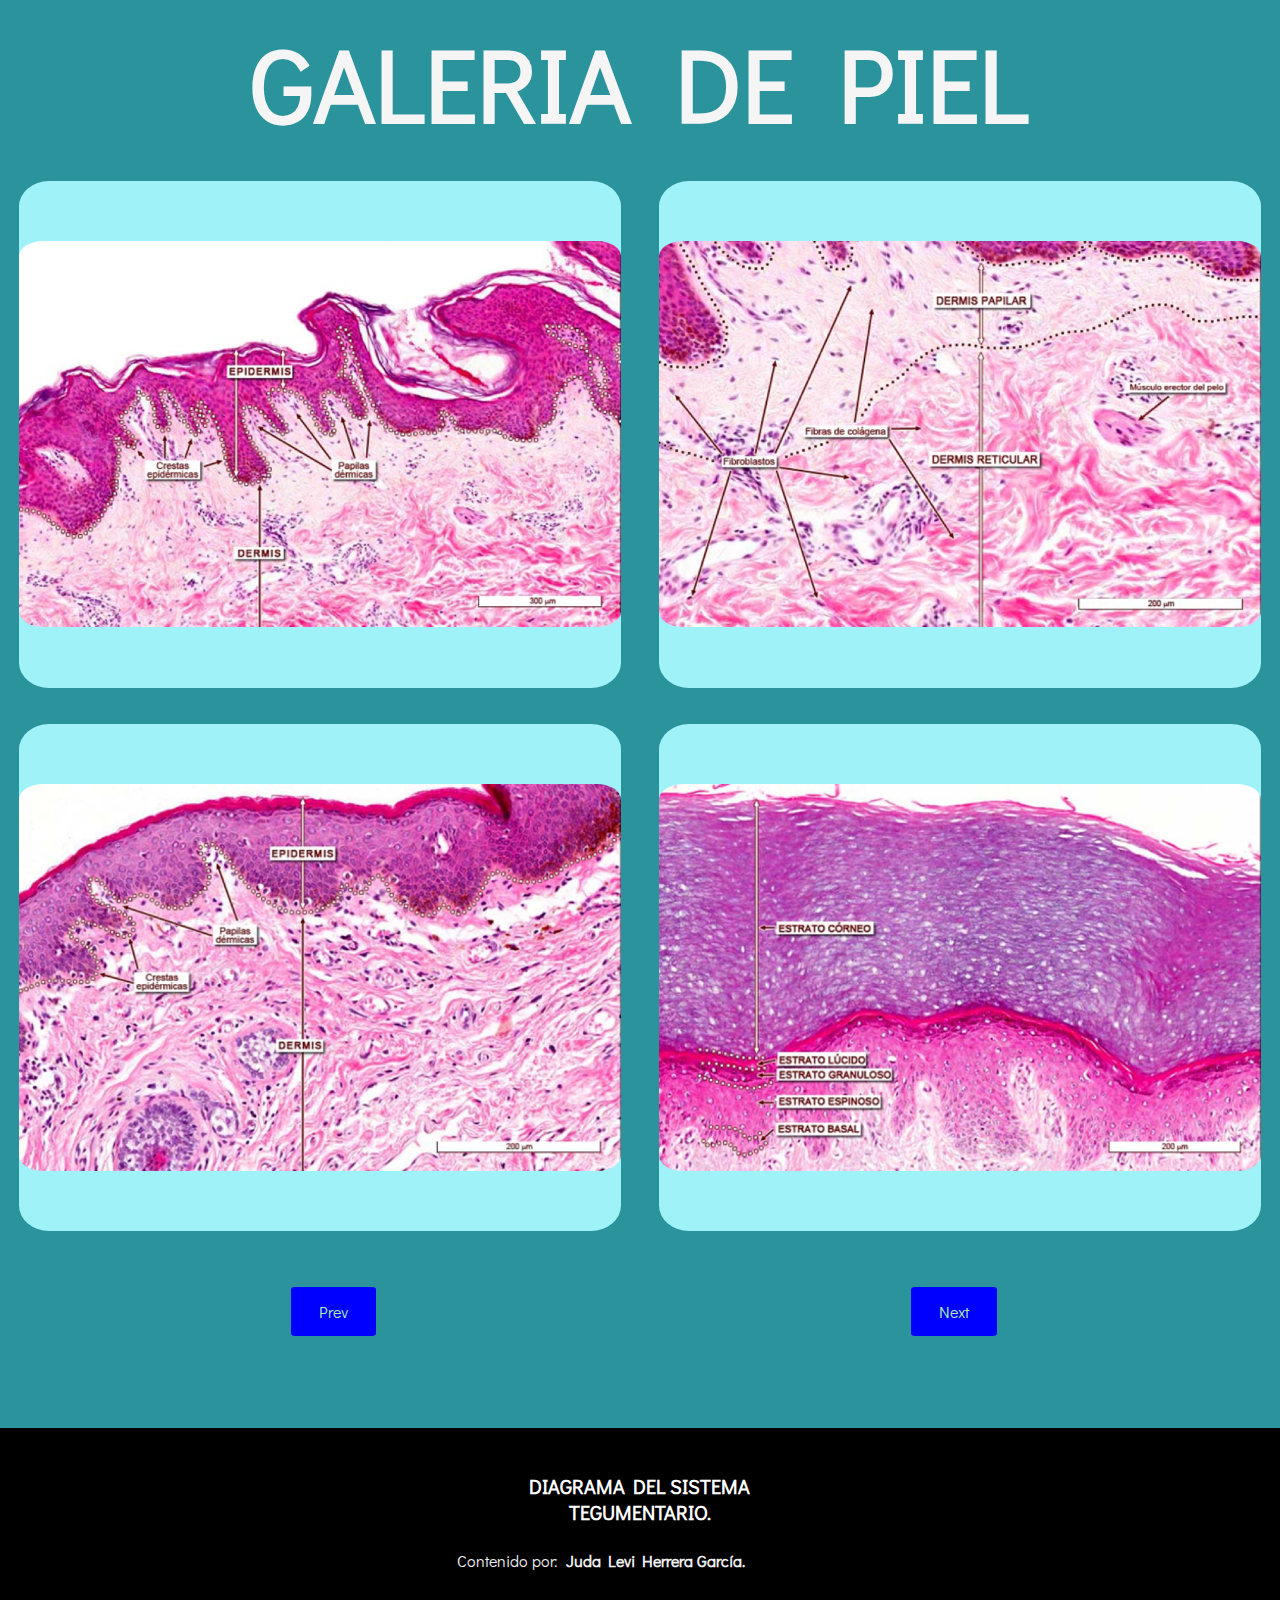
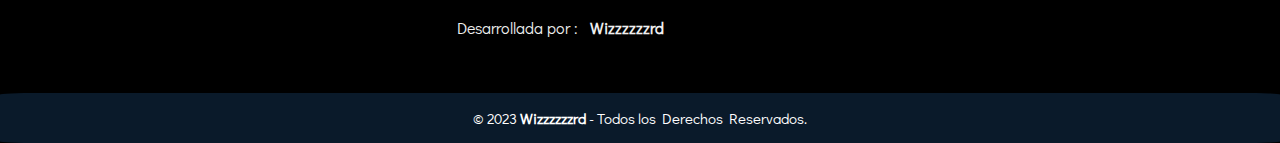
<file: juda-sistema-teguementario/pielGaleria.html>
<!DOCTYPE html>
<html lang="en">
<head>
    <meta charset="UTF-8">
    <meta http-equiv="X-UA-Compatible" content="IE=edge">
    <meta name="viewport" content="width=device-width, initial-scale=1.0">
    <!-- LINK CSS INDEX -->
    <link rel="stylesheet" href="css/index.css">
    <!-- LINK API DE FUENTE GOOGLE -->
    <link rel="preconnect" href="https://fonts.googleapis.com">
    <link rel="preconnect" href="https://fonts.gstatic.com" crossorigin>
    <link href="https://fonts.googleapis.com/css2?family=Didact+Gothic&display=swap" rel="stylesheet">
    <title>Document</title>
</head>
<body>
    <!--GALERIA PIEL-->
    <h1 class="title-principal">GALERIA DE PIEL</h1>
    <div class="contTwo">
        <div class="boxTwo">
            <figure class="cont-img" style="background-color: #9FF2F8;">
                <img src="imagenes/pielGaleria/11.png" alt="" style="margin-top: 10%; margin-bottom: 10%">
            </figure>
        </div>
        <div class="boxTwo">
            <figure class="cont-img" style="background-color: #9FF2F8;">
                <img src="imagenes/pielGaleria/22.png" alt="" style="margin-top: 10%; margin-bottom: 10%">
            </figure>
        </div>
        <div class="boxTwo">
            <figure class="cont-img" style="background-color: #9FF2F8;">
                <img src="imagenes/pielGaleria/33.png" alt="" style="margin-top: 10%; margin-bottom: 10%">
            </figure>
        </div>
	<div class="boxTwo">
            <figure class="cont-img" style="background-color: #9FF2F8;">
                <img src="imagenes/pielGaleria/44.png" alt="" style="margin-top: 10%; margin-bottom: 10%">
            </figure>
        </div>
</div>
 <!--BOTONES-->
 <div class="contOne" style="background-color: #2B939B">
    <div class="boxOne">
        <div class="contTwo">
            <div class="boxTwo" style="background-color: #2B939B">
                <div class="button" style="background-color: #2B939B">
                    <li><a href="piel.html">Prev</a>
                </div>
            </div>
            <div class="boxTwo" style="background-color: #2B939B">
                <div class="button" style="background-color: #2B939B">
                    <li><a href="peloGaleria.html">Next</a>
                </div>
            </div>
        </div>
    </div>
</div>
    
</body>
 <!-- FOOTER -->
 <br><br><br>
 <footer class="pie-pagina" id="pie" style="background-color: rgb(0, 0, 0);">
    <div class="grupo-1">
        <div class="box-footer">
         
        </div>
        <div class="box-footer">
            <h2 style="font-family: 'Didact Gothic', sans-serif;">DIAGRAMA DEL SISTEMA TEGUMENTARIO.</h2>
            <p style="font-family: 'Didact Gothic', sans-serif;" >Contenido por:&nbsp;&nbsp;<b>Juda Levi Herrera García.</b></p>
            <br>
            <a href="https://www.instagram.com/wizzzzzzrd/?igshid=ZDdkNTZiNTM%3D">
              <p style="font-family: 'Didact Gothic', sans-serif;">Desarrollada por :&nbsp;&nbsp;<b><i class="fa-solid fa-microchip"></i>&nbsp;Wizzzzzzrd</b></p>
            </a>
        </div>
    </div>
    <div class="grupo-2">
        <small>&copy; 2023 <b>Wizzzzzzrd</b> - Todos los Derechos Reservados.</small>
    </div>
</footer>

<!-- ESTILOS AGREGADOS -->
<style>
    a{
        text-decoration:none;            
    }
</style>
<div id="pie"></div>
</html>
</file>
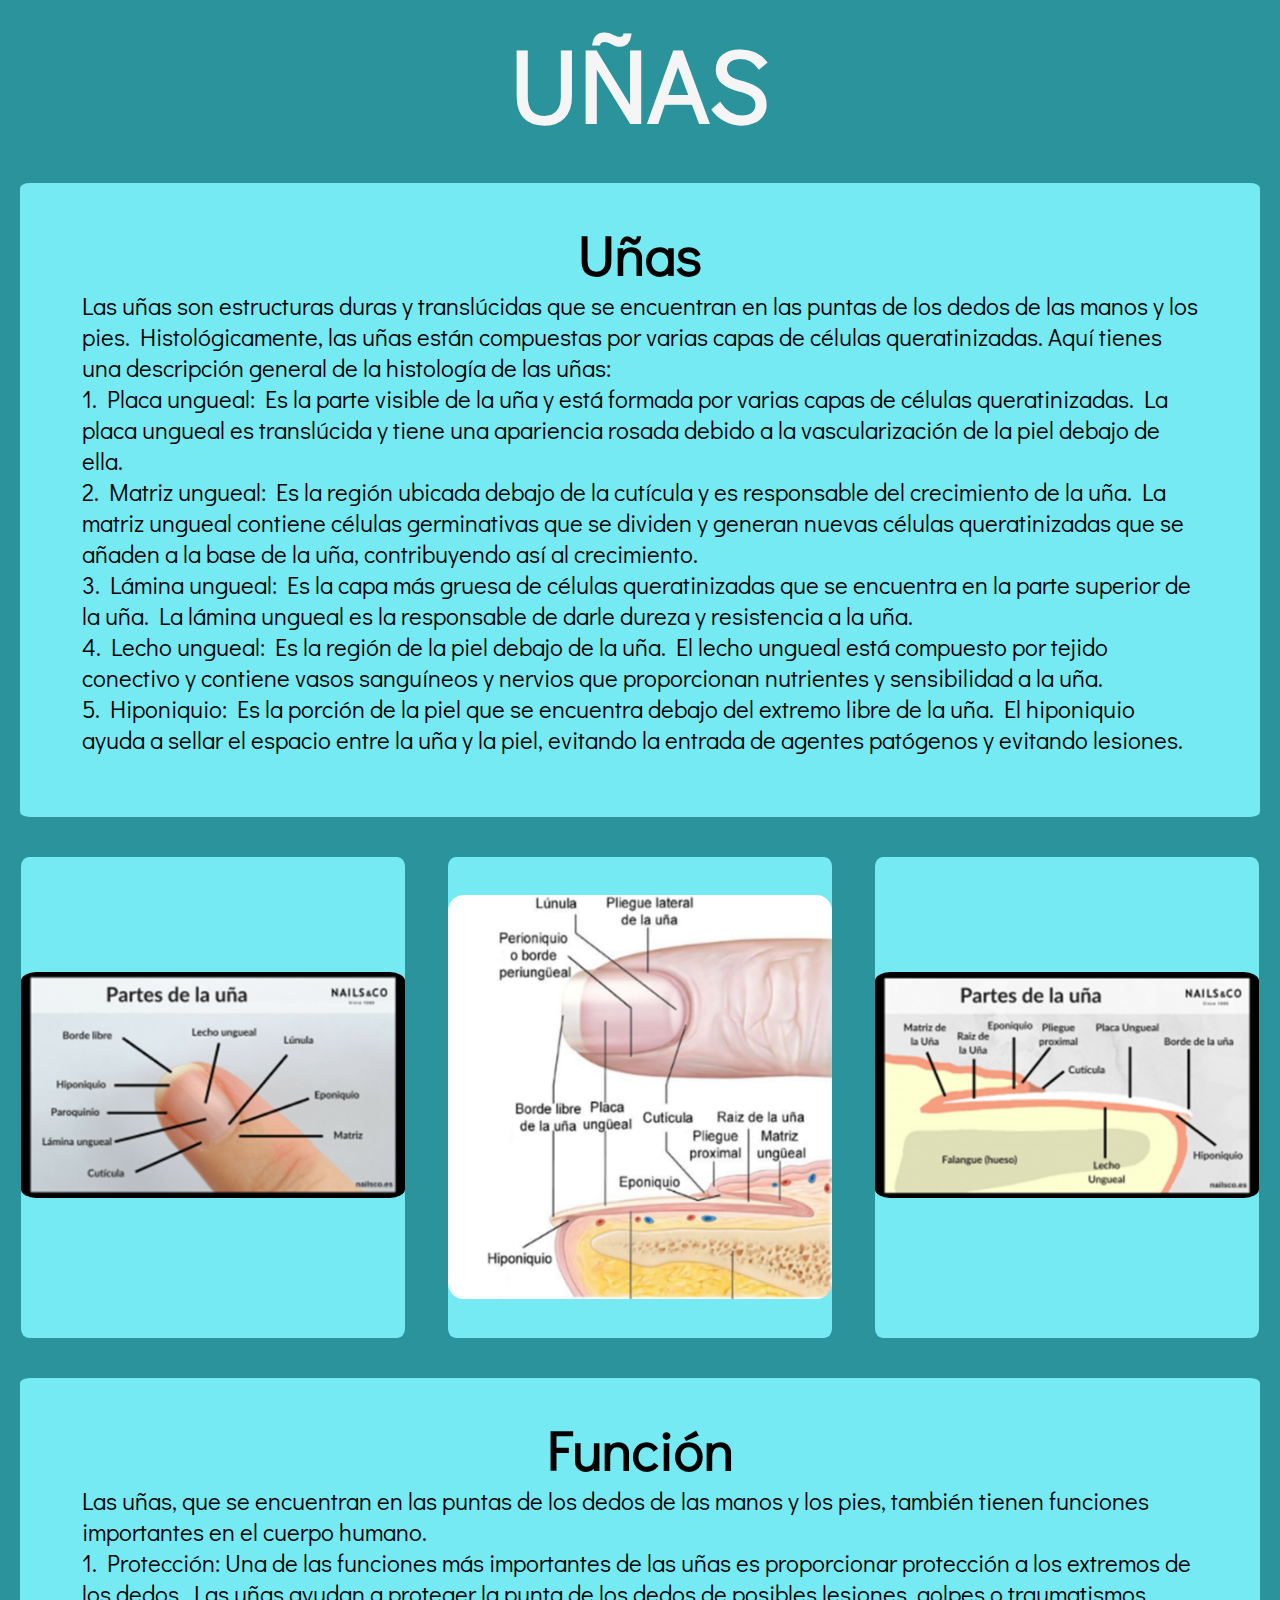
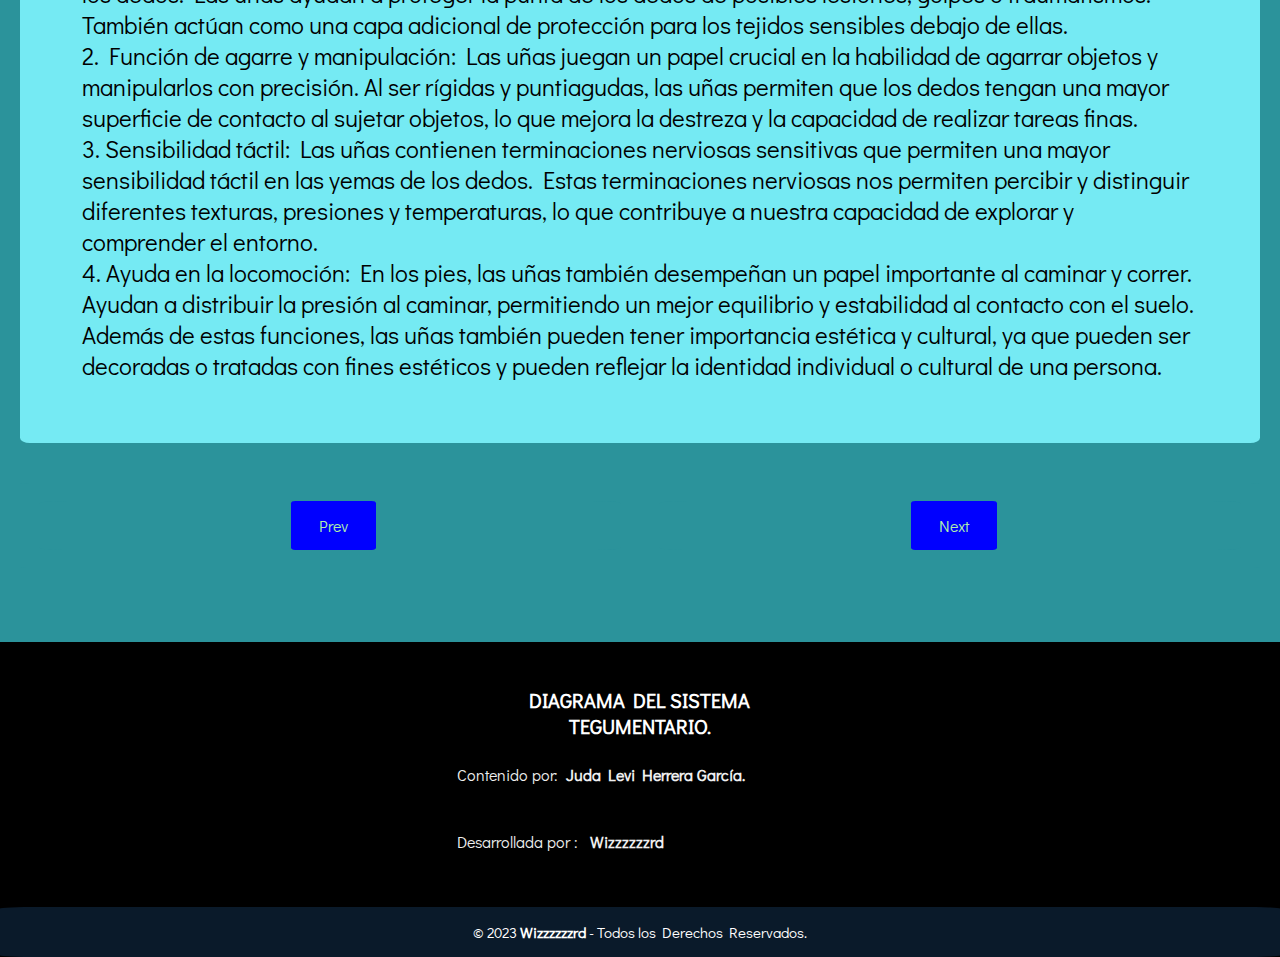
<file: juda-sistema-teguementario/unas.html>
<!DOCTYPE html>
<html lang="en">
<head>
    <meta charset="UTF-8">
    <meta http-equiv="X-UA-Compatible" content="IE=edge">
    <meta name="viewport" content="width=device-width, initial-scale=1.0">
    <!-- LINK CSS INDEX -->
    <link rel="stylesheet" href="css/index.css">
    <!-- LINK API DE FUENTE GOOGLE -->
    <link rel="preconnect" href="https://fonts.googleapis.com">
    <link rel="preconnect" href="https://fonts.gstatic.com" crossorigin>
    <link href="https://fonts.googleapis.com/css2?family=Didact+Gothic&display=swap" rel="stylesheet">
    <title>Document</title>
</head>
<body>
    <!--UNAS-->
    <h1 class="title-principal">UÑAS</h1>
<div class="contOne" style="margin-top: 0%;">
        <div class="boxOne" style="background-color: #75EAF3;">
            <div class="cont-text">
                <h2 class="title">Uñas</h2>
                <p class="para">Las uñas son estructuras duras y translúcidas que se encuentran en las puntas de los dedos de las manos y los pies. Histológicamente, las uñas están compuestas por varias capas de células queratinizadas. Aquí tienes una descripción general de la histología de las uñas:</p>
                <p class="para">1.	Placa ungueal: Es la parte visible de la uña y está formada por varias capas de células queratinizadas. La placa ungueal es translúcida y tiene una apariencia rosada debido a la vascularización de la piel debajo de ella.</p>
                <p class="para">2.	Matriz ungueal: Es la región ubicada debajo de la cutícula y es responsable del crecimiento de la uña. La matriz ungueal contiene células germinativas que se dividen y generan nuevas células queratinizadas que se añaden a la base de la uña, contribuyendo así al crecimiento.</p>
                <p class="para">3.	Lámina ungueal: Es la capa más gruesa de células queratinizadas que se encuentra en la parte superior de la uña. La lámina ungueal es la responsable de darle dureza y resistencia a la uña.</p>
                <p class="para">4.	Lecho ungueal: Es la región de la piel debajo de la uña. El lecho ungueal está compuesto por tejido conectivo y contiene vasos sanguíneos y nervios que proporcionan nutrientes y sensibilidad a la uña.</p>
                <p class="para">5.	Hiponiquio: Es la porción de la piel que se encuentra debajo del extremo libre de la uña. El hiponiquio ayuda a sellar el espacio entre la uña y la piel, evitando la entrada de agentes patógenos y evitando lesiones.</p>
            </div>
        </div>
    </div>
    <div class="contThree">
        <div class="boxThree" style="background-color: #75EAF3;">
            <figure class="cont-img">
                <img src="imagenes/uñas3/22.png" alt="" style="margin-top: 30%;  margin-bottom: 30%;">
            </figure>
        </div>
        <div class="boxThree" style="background-color: #75EAF3;">
            <figure class="cont-img">
                <img src="imagenes/uñas3/11.png" alt="" style="margin-top: 10%;  margin-bottom: 10%;">
            </figure>
        </div>
        <div class="boxThree" style="background-color: #75EAF3;">
            <figure class="cont-img">	
                <img src="imagenes/uñas3/33.png" alt="" style="margin-top: 30%;  margin-bottom: 30%;">
            </figure>
        </div>
    </div>  
    <div class="contOne">
        <div class="boxOne" style="background-color: #75EAF3;">
            <div class="cont-text">
                <h2 class="title">Función</h2>
                <p class="para">Las uñas, que se encuentran en las puntas de los dedos de las manos y los pies, también tienen funciones importantes en el cuerpo humano.</p>
                <p class="para">1.	Protección: Una de las funciones más importantes de las uñas es proporcionar protección a los extremos de los dedos. Las uñas ayudan a proteger la punta de los dedos de posibles lesiones, golpes o traumatismos. También actúan como una capa adicional de protección para los tejidos sensibles debajo de ellas.</p>
                <p class="para">2.	Función de agarre y manipulación: Las uñas juegan un papel crucial en la habilidad de agarrar objetos y manipularlos con precisión. Al ser rígidas y puntiagudas, las uñas permiten que los dedos tengan una mayor superficie de contacto al sujetar objetos, lo que mejora la destreza y la capacidad de realizar tareas finas.</p>
                <p class="para">3.	Sensibilidad táctil: Las uñas contienen terminaciones nerviosas sensitivas que permiten una mayor sensibilidad táctil en las yemas de los dedos. Estas terminaciones nerviosas nos permiten percibir y distinguir diferentes texturas, presiones y temperaturas, lo que contribuye a nuestra capacidad de explorar y comprender el entorno.</p>
		        <p class="para">4.	Ayuda en la locomoción: En los pies, las uñas también desempeñan un papel importante al caminar y correr. Ayudan a distribuir la presión al caminar, permitiendo un mejor equilibrio y estabilidad al contacto con el suelo.</p>
                <p class="para">Además de estas funciones, las uñas también pueden tener importancia estética y cultural, ya que pueden ser decoradas o tratadas con fines estéticos y pueden reflejar la identidad individual o cultural de una persona.</p>
            </div>
        </div> 
    </div> 
     <!--BOTONES-->
     <div class="contOne" style="background-color: #2B939B">
        <div class="boxOne">
            <div class="contTwo">
                <div class="boxTwo" style="background-color: #2B939B">
                    <div class="button" style="background-color: #2B939B">
                        <li><a href="index.html">Prev</a>
                    </div>
                </div>
                <div class="boxTwo" style="background-color: #2B939B">
                    <div class="button" style="background-color: #2B939B">
                        <li><a href="glandulasCutaneas.html">Next</a>
                    </div>
                </div>
            </div>
        </div>
    </div>
</body>
<!-- FOOTER -->
<br><br><br>
<footer class="pie-pagina" id="pie" style="background-color: rgb(0, 0, 0);">
   <div class="grupo-1">
       <div class="box-footer">
        
       </div>
       <div class="box-footer">
           <h2 style="font-family: 'Didact Gothic', sans-serif;">DIAGRAMA DEL SISTEMA TEGUMENTARIO.</h2>
           <p style="font-family: 'Didact Gothic', sans-serif;" >Contenido por:&nbsp;&nbsp;<b>Juda Levi Herrera García.</b></p>
           <br>
           <a href="https://www.instagram.com/wizzzzzzrd/?igshid=ZDdkNTZiNTM%3D">
             <p style="font-family: 'Didact Gothic', sans-serif;">Desarrollada por :&nbsp;&nbsp;<b><i class="fa-solid fa-microchip"></i>&nbsp;Wizzzzzzrd</b></p>
           </a>
       </div>
   </div>
   <div class="grupo-2">
       <small>&copy; 2023 <b>Wizzzzzzrd</b> - Todos los Derechos Reservados.</small>
   </div>
</footer>

<!-- ESTILOS AGREGADOS -->
<style>
   a{
       text-decoration:none;            
   }
</style>
<div id="pie"></div>
</html>
</file>
<file: juda-sistema-teguementario/css/index.css>
*{
    padding: 0;
    margin: 0;
    text-decoration: none;
    list-style: none;
    box-sizing: border-box;   
}
img{
    border-radius: 4%;
}
a{
    margin-left: -9%;
}
body{
    background-color: #2B939B;
    margin-left: 0%;
    margin-right: 0%;
    max-width: 100%;
}
.contFour{
    width: 100%;
    height: auto;
    background-color: rgb(3, 3, 3);

    display: flex;
    flex-direction: row;
    justify-content: space-around;
    flex-flow: wrap;
}
.boxFour{
    width: 22%;
    height: 300px;
    background-color: blueviolet;
    margin: 20px;
    box-sizing: border-box;
    overflow: hidden;
    border-radius: 2%;
}
.contThree{
    width: 100%;
    height: auto;
    background-color: #2B939B;

    display: flex;
    flex-direction: row;
    justify-content: space-around;
    flex-flow: wrap;
}
.boxThree{
    width: 30%;
    height: auto;
    background-color: blueviolet;
    margin: 20px;
    box-sizing: border-box;
    overflow: hidden;
    border-radius: 2%;
}
.contTwo{
    width: 100%;
    height: auto;
    background-color:#2B939B;
    display: flex;
    flex-direction: row;
    justify-content: space-around;
    flex-flow: wrap;
}
.boxTwo{
    width: 47%;
    height: auto;
    background-color: rgb(137, 62, 156);
    margin: 18px;
    box-sizing: border-box;
    overflow: hidden;
    border-radius: 5%;
}
.contOne{
    width: 100%;
    height: auto;
    background-color: rgb(3, 3, 3);
    display: flex;
    flex-direction: row;
    justify-content: space-around;
    flex-flow: wrap;
    background-color: #2B939B;
}
.boxOne{
    width: 97%;
    height: auto;
    background-color: blueviolet;
    margin: 20px;
    box-sizing: border-box;
    overflow: hidden;
    border-radius: .8%;
    
}
.cont-img{
    display: flex;
    justify-content: center;
}
.cont-img img{
    position: relative;
    max-width: 100%;
    margin-left: 5%;
    margin-right: 5%;
}
.cont-text{
    margin-left: 5%;
    margin-right: 5%;
    max-width: 100%;
    margin-bottom: 5%;
}
.title-principal{
    margin-top: 1%;
    margin-bottom: 1%;
    font-family: 'Didact Gothic', sans-serif;
    font-size: 6.5em;
    text-align: center;
    color: whitesmoke;
}
.title{
    margin-top: 3%;
    font-family: 'Didact Gothic', sans-serif;
    font-size: 3.5em;
    text-align: center;
    max-width: 100%;
}
.para{
    font-family: 'Didact Gothic', sans-serif;
    font-size: 1.5em;
    text-align: left;
}
.cont-text a{
    color: #000000;
    border-radius: 3.5%;
    -webkit-border-radius: 3.5%;
    -moz-border-radius: 3.5%;
    -ms-border-radius: 3.5%;
    -o-border-radius: 3.5%;
    font-family: 'Didact Gothic', sans-serif;
    margin-bottom: 2%;
}
.cont-text a :hover{
    background-color: #2B939B;
    color: whitesmoke;
    border-radius: 2%;
}
.button{
    margin-left: 48%;
}
.button li a{
    background-color: blue;
    padding: 14px 28px;
    display: inline-block;
    color: #b1efaa;
    font-family: 'Didact Gothic', sans-serif;
    border-radius: 5%;
    -webkit-border-radius: 5%;
    -moz-border-radius: 5%;
    -ms-border-radius: 5%;
    -o-border-radius: 5%;
}
.button li a:hover{
    background-color: rgb(153, 184, 210);
    color: black;
    border-width: 1px;
    border-style: solid;
    border-color: black;
}

@media screen and (max-width:1200px) {
    .boxFour{
        width: 40%;
    } 
    .boxThree{
        width: 40%;
    } 
    .boxTwo{
        width: 40%;
    } 
    .boxOne{
        width: 40%;
    } 
    .title-principal{
        font-size: 3.5em;
    }
    .title{
        font-size: 1.7em;
    }
    .para{
        font-size: 1.3em;
    }
}
@media screen and (max-width:600px) {
    .boxFour{
        width: 90%;
    } 
    .boxThree{
        width: 90%;
    } 
    .boxTwo{
        width: 90%;
    } 
    .boxOne{
        width: 90%;
    } 
    .title-principal{
        font-size: 3em;
    }
    .title{
        font-size: 1.5em;
    }
    .para{
        font-size: 1em;
    }
}


------------------------------------------------------------------------------------------------------------------------------------------

.pie-pagina{
    width: 100%;
    background: #2b5876; /* fallback for old browsers */
    background: -webkit-linear-gradient(to right, #2b5876, #4e4376); /* Chrome 10-25, Safari 5.1-6 */
    background: linear-gradient(to right, #2b5876, #4e4376); /* W3C, IE 10+/ Edge, Firefox 16+, Chrome 26+, Opera 12+, Safari 7+ */
   
}
.pie-pagina .grupo-1{
    width: 100%;
    max-width: 1200px;
    margin: auto;
    display:grid;
    grid-template-columns: repeat(3, 1fr);
    grid-gap:50px;
    padding: 45px 0px;
    border-radius: 3%;
    -webkit-border-radius: 3%;
    -moz-border-radius: 3%;
    -ms-border-radius: 3%;
    -o-border-radius: 3%;
}
.pie-pagina .grupo-1 .box-footer figure{
    width: 100%;
    height: 100%;
    display: flex;
    justify-content: center;
}
.pie-pagina .grupo-1 .box-footer figure img{
    border-radius: 5%;
    width: 150px;
    margin-top: 35%;
    -webkit-border-radius: 5%;
    -moz-border-radius: 5%;
    -ms-border-radius: 5%;
    -o-border-radius: 5%;
}
.pie-pagina .grupo-1 .box-footer h2{
    color: #fff;
    margin-bottom: 25px;
    font-size: 20px;
    text-align: center;
}
.pie-pagina .grupo-1 .box-footer p{
    color: #efefef;
    margin-bottom: 10px;
}
.pie-pagina .grupo-1 .red-social{
    margin-bottom: 2.5%;
    display: flex;
}
.pie-pagina .grupo-1 .red-social p{
   margin-top: 3%;
}
.pie-pagina .grupo-1 .red-social a{
    display: inline-block;
    text-decoration: none;
    width: 45px;
    
    height: 45px;
    line-height: 45px;
    color: #fff;
    margin-right: 10px;
    background-color: #0d2033;
    text-align: center;
    transition: all 300ms ease;
    border-radius: 10%;
    -webkit-border-radius: 10%;
    -moz-border-radius: 10%;
    -ms-border-radius: 10%;
    -o-border-radius: 10%;
}
.pie-pagina .grupo-1 .red-social a:hover{
    color: rgb(0, 0, 0);
}
.pie-pagina .grupo-2{
    background-color: #0a1a2a;
    padding: 15px 10px;
    text-align: center;
    color: #fff;
    border-radius: 3%;
    -webkit-border-radius: 3%;
    -moz-border-radius: 3%;
    -ms-border-radius: 3%;
    -o-border-radius: 3%;
}
.pie-pagina .grupo-2 small{
    font-size: 15px;
    font-family: 'Didact Gothic', sans-serif;
}
@media screen and (max-width:800px){
    .pie-pagina .grupo-1{
        width: 90%;
        grid-template-columns: repeat(1, 1fr);
        grid-gap:30px;
        padding: 35px 0px;
    }
}
</file>
